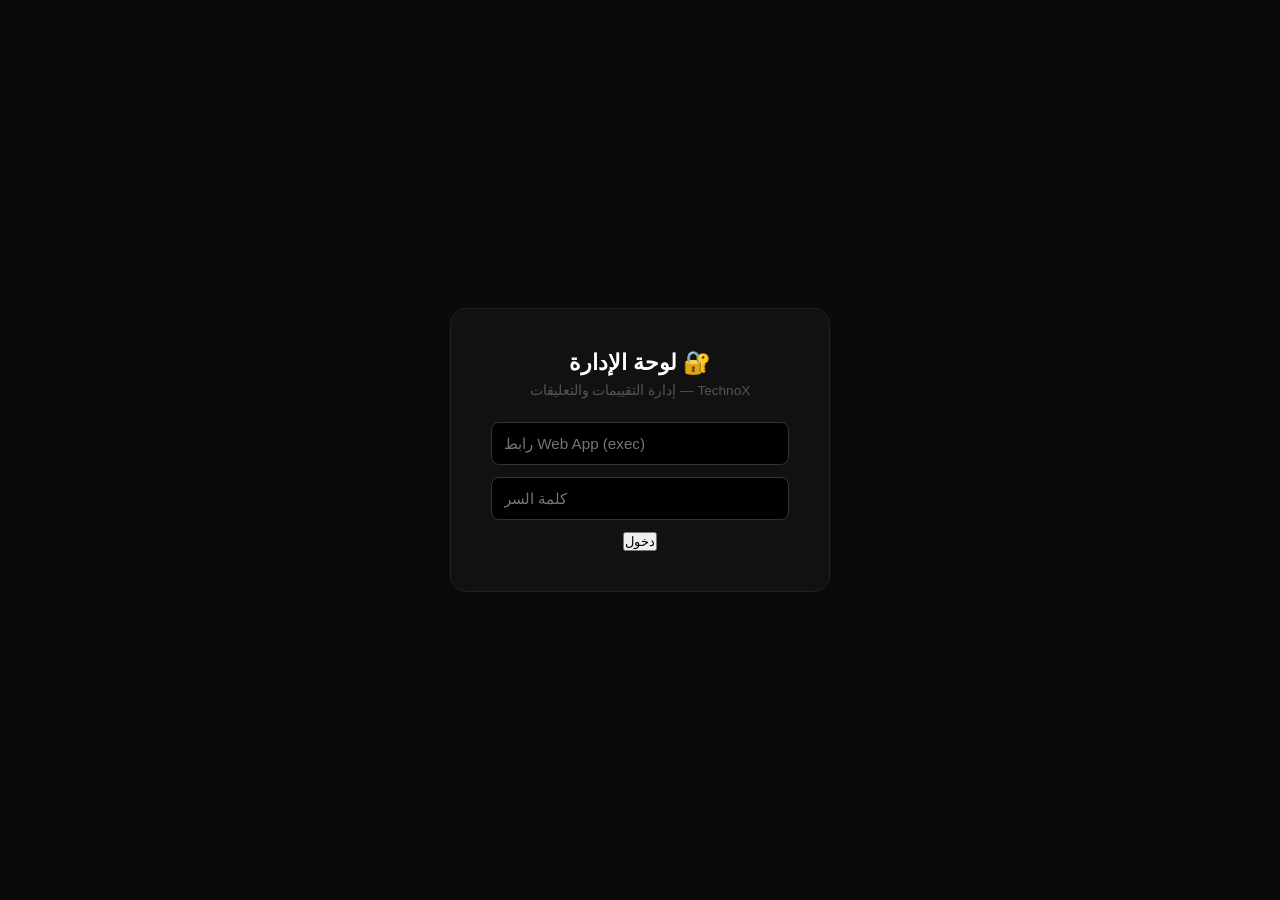
<file: admin_reviews.html>
<!DOCTYPE html>
<html lang="ar" dir="rtl">
<head>
<meta charset="UTF-8">
<meta name="viewport" content="width=device-width, initial-scale=1.0">
<title>TechnoX — إدارة التقييمات</title>
<style>
*{margin:0;padding:0;box-sizing:border-box;}
body{font-family:Cairo,sans-serif;background:#0a0a0a;color:#fff;min-height:100vh;}
.login-wrap{display:flex;align-items:center;justify-content:center;min-height:100vh;padding:16px;}
.login-box{background:#111;border:1px solid #222;border-radius:16px;padding:40px;width:100%;max-width:380px;text-align:center;}
.login-box h2{margin-bottom:6px;font-size:1.4rem;}
.login-box p{color:#555;font-size:.85rem;margin-bottom:24px;}
.login-box input{width:100%;padding:12px;background:#000;border:1px solid #333;border-radius:8px;color:#fff;font-family:Cairo,sans-serif;font-size:.95rem;margin-bottom:12px;outline:none;direction:ltr;}
.login-box input:focus{border-color:#555;}
.login-box ِِbutton{width:100%;pِِadding:12px;background:#e00000;border:none;border-radius:8px;color:#fff;font-family:Cairo,sans-serif;font-size:1rem;font-weight:700;cursor:pointer;}
.login-box button:disabled{opacity:.5;cursor:default;}
.err{color:#e00000;font-size:.83rem;margin-top:10px;display:none;padding:8px;background:#1a0000;border-radius:6px;}
.admin-wrap{max-width:900px;margin:0 auto;padding:30px 16px;}
.admin-header{display:flex;justify-content:space-between;align-items:center;margin-bottom:28px;flex-wrap:wrap;gap:12px;}
.admin-header h1{font-size:1.4rem;}
.btn-danger{background:#e00000;border:none;border-radius:8px;color:#fff;padding:10px 20px;font-family:Cairo,sans-serif;font-weight:700;cursor:pointer;font-size:.9rem;}
.btn-del{background:#1a0000;border:1px solid #e00000;border-radius:6px;color:#e00000;padding:6px 14px;font-family:Cairo,sans-serif;font-weight:700;cursor:pointer;font-size:.8rem;white-space:nowrap;}
.btn-del:hover{background:#e00000;color:#fff;}
.card{background:#111;border:1px solid #222;border-radius:12px;padding:18px 20px;margin-bottom:12px;display:flex;justify-content:space-between;align-items:flex-start;gap:14px;}
.info{}
.author{font-weight:800;margin-bottom:3px;}
.product{color:#e00000;font-size:.82rem;margin-bottom:3px;}
.stars{color:#f5a623;letter-spacing:1px;margin-bottom:3px;}
.comment{color:#bbb;font-size:.87rem;line-height:1.6;margin-top:4px;}
.date{color:#444;font-size:.73rem;margin-top:4px;}
.stats{background:#111;border:1px solid #222;border-radius:12px;padding:20px 24px;margin-bottom:22px;display:flex;gap:32px;flex-wrap:wrap;}
.stat{text-align:center;}
.stat-num{font-size:2rem;font-weight:900;color:#f5a623;}
.stat-label{font-size:.75rem;color:#555;margin-top:2px;}
.empty{text-align:center;padding:60px 20px;color:#444;background:#111;border:1px solid #222;border-radius:12px;}
</style>
</head>
<body>

<div class="login-wrap" id="loginScreen">
  <div class="login-box">
    <h2>🔐 لوحة الإدارة</h2>
    <p>TechnoX — إدارة التقييمات والتعليقات</p>
    <input type="text" id="urlInput" placeholder="رابط Web App (exec)" autocomplete="off" spellcheck="false" />
    <input type="password" id="passInput" placeholder="كلمة السر" />
    <button id="loginBtn" onclick="doLogin()">دخول</button>
    <div class="err" id="errMsg"></div>
  </div>
</div>

<div class="admin-wrap" id="adminScreen" style="display:none;">
  <div class="admin-header">
    <h1>⚙️ إدارة التقييمات</h1>
    <button class="btn-danger" onclick="clearAll()">🗑️ مسح الكل</button>
  </div>
  <div class="stats" id="statsBox"></div>
  <div id="reviewsList"></div>
</div>

<script>
var SHEET_URL = '';
var ADMIN_PASS = '';

// JSONP — يتجاوز CORS تماماً
function jsonp(url, callback) {
  var name = 'cb_' + Date.now();
  window[name] = function(data) {
    delete window[name];
    document.head.removeChild(script);
    callback(null, data);
  };
  var script = document.createElement('script');
  script.onerror = function() {
    delete window[name];
    document.head.removeChild(script);
    callback(new Error('فشل الاتصال'));
  };
  script.src = url + (url.indexOf('?') >= 0 ? '&' : '?') + 'callback=' + name;
  document.head.appendChild(script);
}

function doLogin() {
  var url  = document.getElementById('urlInput').value.trim().replace(/[?&].*$/, '');
  var pass = document.getElementById('passInput').value.trim();
  if (!url || !pass) { showErr('⚠️ أدخل الرابط وكلمة السر'); return; }
  SHEET_URL  = url;
  ADMIN_PASS = pass;
  setBtn(true);
  jsonp(url + '?action=validateAdmin&pass=' + encodeURIComponent(pass), function(err, data) {
    setBtn(false);
    if (err)                         { showErr('❌ تعذّر الاتصال — تأكد من الرابط'); return; }
    if (data && data.error === 'unauthorized') { showErr('❌ كلمة السر غلط'); return; }
    if (data && data.error)          { showErr('❌ خطأ: ' + data.error); return; }
    loadReviews();
  });
}

function loadReviews() {
  jsonp(SHEET_URL + '?action=getReviews', function(err, data) {
    if (err || !Array.isArray(data)) { showErr('❌ فشل تحميل التقييمات'); return; }
    document.getElementById('loginScreen').style.display = 'none';
    document.getElementById('adminScreen').style.display = 'block';
    renderReviews(data);
  });
}

function renderReviews(reviews) {
  var list  = document.getElementById('reviewsList');
  var stats = document.getElementById('statsBox');
  var avg   = reviews.length ? (reviews.reduce(function(s,r){return s+Number(r.rating);},0)/reviews.length).toFixed(1) : '0.0';
  stats.innerHTML =
    '<div class="stat"><div class="stat-num">' + reviews.length + '</div><div class="stat-label">إجمالي التقييمات</div></div>' +
    '<div class="stat"><div class="stat-num">' + avg + '</div><div class="stat-label">متوسط النجوم ⭐</div></div>';
  if (!reviews.length) {
    list.innerHTML = '<div class="empty">💬 لا توجد تقييمات</div>';
    return;
  }
  list.innerHTML = reviews.map(function(r) {
    var stars = '';
    for (var i = 1; i <= 5; i++) stars += i <= r.rating ? '★' : '☆';
    return '<div class="card" id="card-' + esc(r.id) + '">' +
      '<div class="info">' +
        '<div class="author">' + esc(r.author) + '</div>' +
        '<div class="product">' + esc(r.productName) + '</div>' +
        '<div class="stars">' + stars + '</div>' +
        (r.comment ? '<div class="comment">' + esc(r.comment) + '</div>' : '') +
        '<div class="date">' + esc(r.date) + '</div>' +
      '</div>' +
      '<button class="btn-del" onclick="deleteReview(\'' + esc(r.id) + '\')">🗑️ حذف</button>' +
    '</div>';
  }).join('');
}

function deleteReview(id) {
  if (!confirm('تمسح التقييم ده؟')) return;
  var card = document.getElementById('card-' + id);
  if (card) { card.style.opacity = '0.4'; card.style.pointerEvents = 'none'; }
  jsonp(SHEET_URL + '?action=deleteReview&id=' + encodeURIComponent(id) + '&pass=' + encodeURIComponent(ADMIN_PASS), function(err, data) {
    if (err || (data && data.error)) {
      if (card) { card.style.opacity = ''; card.style.pointerEvents = ''; }
      alert('❌ فشل الحذف');
      return;
    }
    if (card) card.remove();
    updateStats();
  });
}

function clearAll() {
  if (!confirm('هتمسح كل التقييمات؟ مينفعش ترجعهم!')) return;
  jsonp(SHEET_URL + '?action=clearAll&pass=' + encodeURIComponent(ADMIN_PASS), function(err, data) {
    if (err || (data && data.error)) { alert('❌ فشل المسح'); return; }
    renderReviews([]);
  });
}

function updateStats() {
  var count = document.querySelectorAll('.card').length;
  var el = document.querySelector('#statsBox .stat-num');
  if (el) el.textContent = count;
}

function showErr(msg) {
  var el = document.getElementById('errMsg');
  el.textContent = msg;
  el.style.display = 'block';
}

function setBtn(loading) {
  var btn = document.getElementById('loginBtn');
  btn.disabled = loading;
  btn.textContent = loading ? '...جاري التحقق' : 'دخول';
}

function esc(str) {
  return String(str || '').replace(/&/g,'&amp;').replace(/</g,'&lt;').replace(/>/g,'&gt;').replace(/"/g,'&quot;').replace(/'/g,'&#39;');
}

document.getElementById('passInput').addEventListener('keydown', function(e) {
  if (e.key === 'Enter') doLogin();
});
</script>
</body>
</html>
</file>
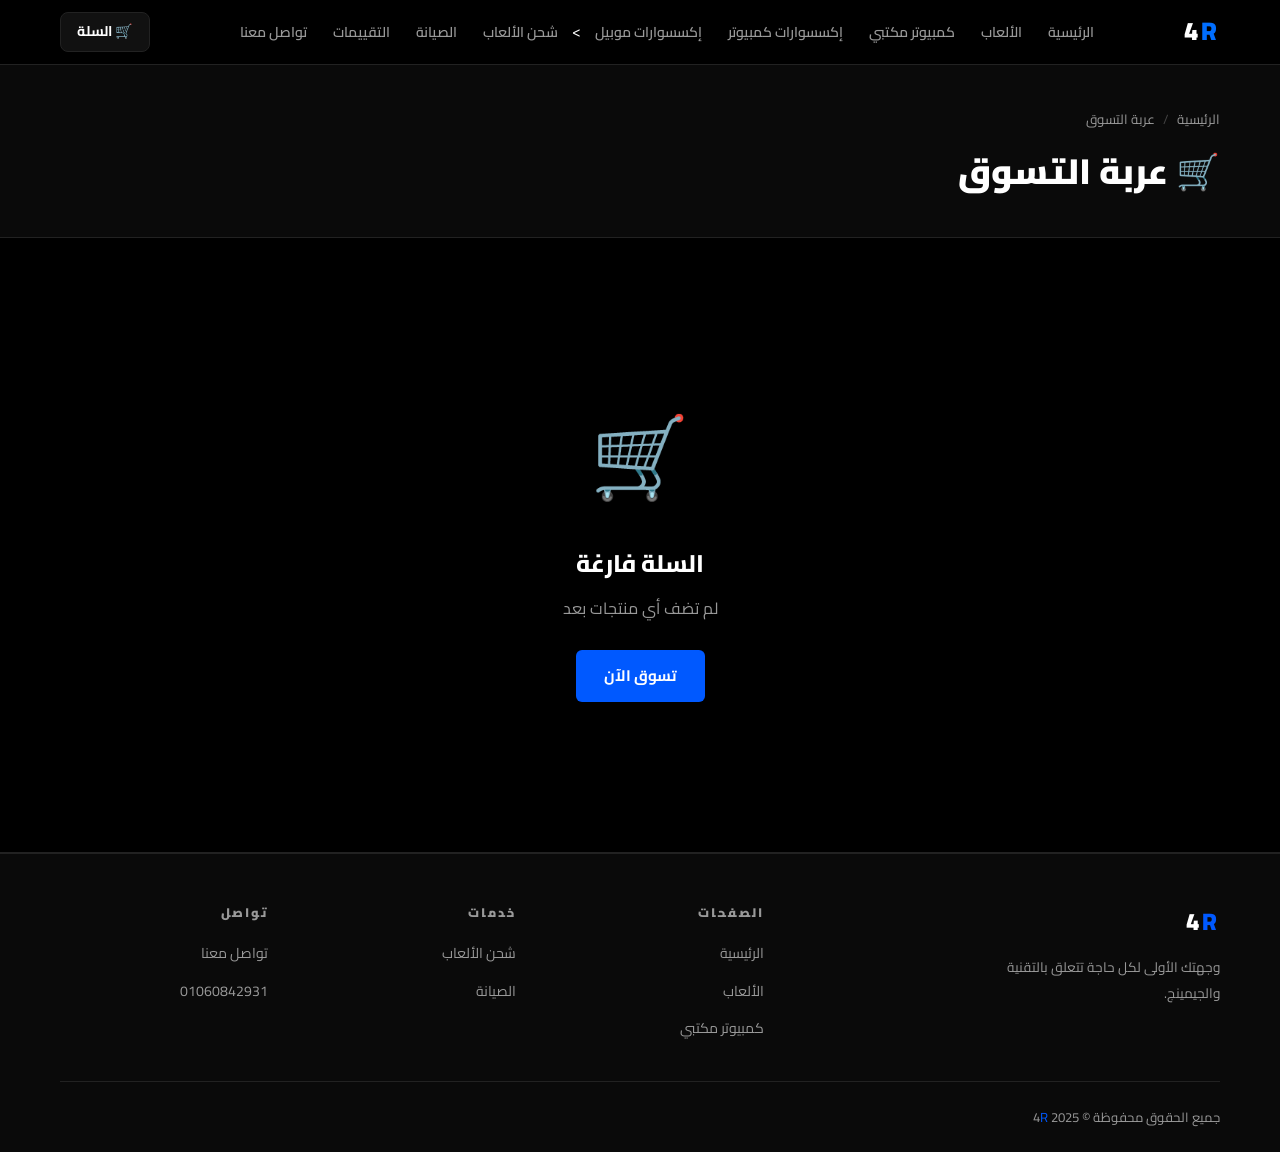
<file: cart.html>
<!DOCTYPE html>
<html lang="ar" dir="rtl">
<head>
  <meta charset="UTF-8" />
  <meta name="viewport" content="width=device-width, initial-scale=1.0" />
  <title>4R | عربة التسوق</title>
  <link href="https://fonts.googleapis.com/css2?family=Cairo:wght@400;600;700;900&display=swap" rel="stylesheet" />
  <link rel="stylesheet" href="css/style.css" />
</head>
<body>

<nav class="navbar">
  <div class="container nav-inner">
    <a href="index.html" class="logo">4<span class="x">R</span></a>
    <ul class="nav-links">
      <li><a href="index.html">الرئيسية</a></li>
      <li><a href="games.html">الألعاب</a></li>
      <li><a href="desktops.html">كمبيوتر مكتبي</a></li>
      <li><a href="accessories.html" >إكسسوارات كمبيوتر</a></li>
      <li><a href="mobile.html" >إكسسوارات موبيل</a></li>>
      <li><a href="game-topup.html">شحن الألعاب</a></li>
      <li><a href="services.html">الصيانة</a></li>
      <li><a href="reviews.html">التقييمات</a></li>
      <li><a href="contact.html">تواصل معنا</a></li>
    </ul>
    <div class="nav-right">
      <a href="cart.html" class="nav-cart">🛒 السلة<span class="cart-badge">0</span></a>
      <button class="hamburger-btn" id="hamburgerBtn" aria-label="فتح القائمة">
        <span></span><span></span><span></span>
      </button>
    </div>
  </div>
</nav>

<div class="mobile-menu" id="mobileMenu">
  <ul>
    <li><a href="index.html">الرئيسية</a></li>
    <li><a href="games.html">الألعاب</a></li>
    <li><a href="desktops.html">كمبيوتر مكتبي</a></li>
    <li><a href="accessories.html" >إكسسوارات كمبيوتر</a></li>
      <li><a href="mobile.html" >إكسسوارات موبيل</a></li>>
    <li><a href="game-topup.html">شحن الألعاب</a></li>
    <li><a href="services.html">الصيانة</a></li>
    <li><a href="reviews.html">التقييمات</a></li>
    <li><a href="contact.html">تواصل معنا</a></li>
    <li><a href="cart.html">🛒 السلة</a></li>
  </ul>
  <div class="mobile-menu-footer">
    <a href="https://wa.me/201060842931" target="_blank" rel="noreferrer">💬 واتساب: 01060842931</a>
  </div>
</div>

<main>
  <div class="page-header">
    <div class="container">
      <div class="breadcrumb"><a href="index.html">الرئيسية</a><span class="sep">/</span><span>عربة التسوق</span></div>
      <h1 class="page-title">🛒 عربة التسوق</h1>
    </div>
  </div>

  <section class="section">
    <div class="container">

   
      <div id="emptyCart" style="display:none">
        <div class="cart-empty">
          <div class="empty-icon">🛒</div>
          <h2>السلة فارغة</h2>
          <p style="margin-bottom:28px">لم تضف أي منتجات بعد</p>
          <a href="games.html" class="btn btn-red">تسوق الآن</a>
        </div>
      </div>


      <div id="cartContent" style="display:none">
        <div class="cart-layout">

    
          <div>
            <div class="cart-items" id="cartItems"></div>
            <div style="display:flex;justify-content:space-between;align-items:center;margin-top:16px;padding:16px 0;border-top:1px solid var(--border)">
              <button onclick="clearCart();renderCart()"
                style="background:none;border:none;color:var(--gray);font-family:'Cairo',sans-serif;font-size:.88rem;cursor:pointer;"
                onmouseover="this.style.color='var(--red)'" onmouseout="this.style.color='var(--gray)'">
                🗑️ مسح السلة كلها
              </button>
              <a href="games.html" class="btn btn-ghost btn-sm">+ متابعة التسوق</a>
            </div>
          </div>

          
          <div>
            <div class="cart-summary">
              <div class="summary-title">ملخص الطلب</div>
              <div class="summary-row"><span>المنتجات</span><span id="summaryCount">0 منتج</span></div>
              <div class="summary-row"><span>الشحن</span><span style="color:var(--gray)">يحدد عند التأكيد</span></div>
              <div class="summary-row total"><span>الإجمالي</span><span class="val" id="summaryTotal">0 ج</span></div>

              <hr class="checkout-divider" />
              <h4 style="font-size:1rem;font-weight:900;margin-bottom:16px">📦 بيانات التوصيل</h4>

              <form id="orderForm" onsubmit="placeOrder(event)">
                <div class="form-group">
                  <label>الاسم الكامل *</label>
                  <input type="text" id="oName" placeholder="محمد أحمد" required />
                </div>
                <div class="form-group">
                  <label>رقم الهاتف *</label>
                  <input type="tel" id="oPhone" placeholder="01000000000" required />
                </div>
                <div class="form-group">
                  <label>العنوان *</label>
                  <textarea id="oAddress" placeholder="المحافظة، المدينة، الشارع..." style="min-height:80px" required></textarea>
                </div>
                <div class="form-group">
                  <label>ملاحظات</label>
                  <input type="text" id="oNotes" placeholder="أي ملاحظات للتوصيل..." />
                </div>
                <button type="submit" class="form-submit" id="orderBtn">تأكيد الطلب</button>
              </form>
            </div>
          </div>

        </div>
      </div>

    </div>
  </section>
</main>

<footer>
  <div class="container">
    <div class="footer-grid">
      <div><div class="footer-logo">4<span class="x">R</span></div><p class="footer-desc">وجهتك الأولى لكل حاجة تتعلق بالتقنية والجيمينج.</p></div>
      <div><div class="footer-heading">الصفحات</div><ul class="footer-links"><li><a href="index.html">الرئيسية</a></li><li><a href="games.html">الألعاب</a></li><li><a href="desktops.html">كمبيوتر مكتبي</a></li></ul></div>
      <div><div class="footer-heading">خدمات</div><ul class="footer-links"><li><a href="game-topup.html">شحن الألعاب</a></li><li><a href="services.html">الصيانة</a></li></ul></div>
      <div><div class="footer-heading">تواصل</div><ul class="footer-links"><li><a href="contact.html">تواصل معنا</a></li><li><a href="tel:01060842931">01060842931</a></li></ul></div>
    </div>
    <div class="footer-bottom"><span>جميع الحقوق محفوظة &copy; 2025 4<span class="x">R</span></span></div>
  </div>
</footer>

<script src="js/cart.js"></script>
<script>
const SCRIPT_URL = "https://script.google.com/macros/s/AKfycbweLIVS6L2gKUd2yrqDHpmwQstAdnevsQVxWg5LhEVjzdi9r4X7h1ijShIEXJjV6QlJVw/exec";

/* ── Render cart items ── */
function renderCart() {
  const cart = getCart();
  if (cart.length === 0) {
    document.getElementById('emptyCart').style.display = 'block';
    document.getElementById('cartContent').style.display = 'none';
    return;
  }
  document.getElementById('emptyCart').style.display = 'none';
  document.getElementById('cartContent').style.display = 'block';
  document.getElementById('summaryCount').textContent = cartCount() + ' منتج';
  document.getElementById('summaryTotal').textContent = cartTotal().toLocaleString('ar-EG') + ' ج';

  document.getElementById('cartItems').innerHTML = getCart().map(item => `
    <div class="cart-item">
      <div class="cart-item-emoji">${item.emoji}</div>
      <div class="cart-item-info">
        <div class="cart-item-name">${item.name}</div>
        <div class="cart-item-price">${item.price.toLocaleString('ar-EG')} ج / القطعة</div>
      </div>
      <div class="cart-item-ctrl">
        <button class="qty-btn" onclick="updateQty('${item.id}',${item.qty-1});renderCart()">−</button>
        <span class="qty-num">${item.qty}</span>
        <button class="qty-btn" onclick="updateQty('${item.id}',${item.qty+1});renderCart()">+</button>
      </div>
      <div class="cart-item-total">${(item.price*item.qty).toLocaleString('ar-EG')} ج</div>
      <button class="btn-remove" onclick="removeFromCart('${item.id}');renderCart()">✕</button>
    </div>
  `).join('');
}

/* ── Place Order ── */
function placeOrder(e) {
  e.preventDefault();

  const name    = document.getElementById('oName').value.trim();
  const phone   = document.getElementById('oPhone').value.trim();
  const address = document.getElementById('oAddress').value.trim();
  const notes   = document.getElementById('oNotes').value.trim();
  const cart    = getCart();
  const total   = cartTotal();
  const orderId = '#TX' + Math.floor(10000 + Math.random() * 90000);

  const itemsList = cart.map(i =>
    `${i.name} × ${i.qty} = ${(i.price * i.qty).toLocaleString('ar-EG')} ج`
  ).join(' | ');

  /* ── زر Loading ── */
  const btn = document.getElementById('orderBtn');
  btn.disabled = true;
  btn.innerText = 'جاري الإرسال...';

  /* ── 1. WhatsApp ── */
  const waMsg =
    `🛒 *أوردر جديد — 4R*\n━━━━━━━━━━━━\n` +
    `🔖 ${orderId}\n👤 ${name}\n📞 ${phone}\n📍 ${address}\n` +
    `${notes ? '📝 ' + notes + '\n' : ''}\n📦 ${itemsList}\n💰 الإجمالي: ${total.toLocaleString('ar-EG')} ج`;
  window.open('https://wa.me/201060842931?text=' + encodeURIComponent(waMsg), '_blank');

  /* ── 2. Google Sheet (FormData) ── */
  const formData = new FormData();
  formData.append("phone",   phone);
  formData.append("pubg_id", name + ' — ' + address);
  formData.append("package", orderId + ' | ' + itemsList + ' | إجمالي: ' + total.toLocaleString('ar-EG') + ' ج' + (notes ? ' | ملاحظات: ' + notes : ''));
  formData.append("game",    "أوردر شراء — TechnoX");

  fetch(SCRIPT_URL, { method: "POST", body: formData })
    .then(() => {
      clearCart();
      window.location.href = "thanks.html";
    })
    .catch(err => {
      console.error(err);
      /* حتى لو في مشكلة في الشيت، وجّه للشكر لأن الواتساب وصل */
      clearCart();
      window.location.href = "thanks.html";
    });
}

document.addEventListener('DOMContentLoaded', renderCart);
</script>
<script src="js/ratings.js"></script>
</body>
</html>
</file>
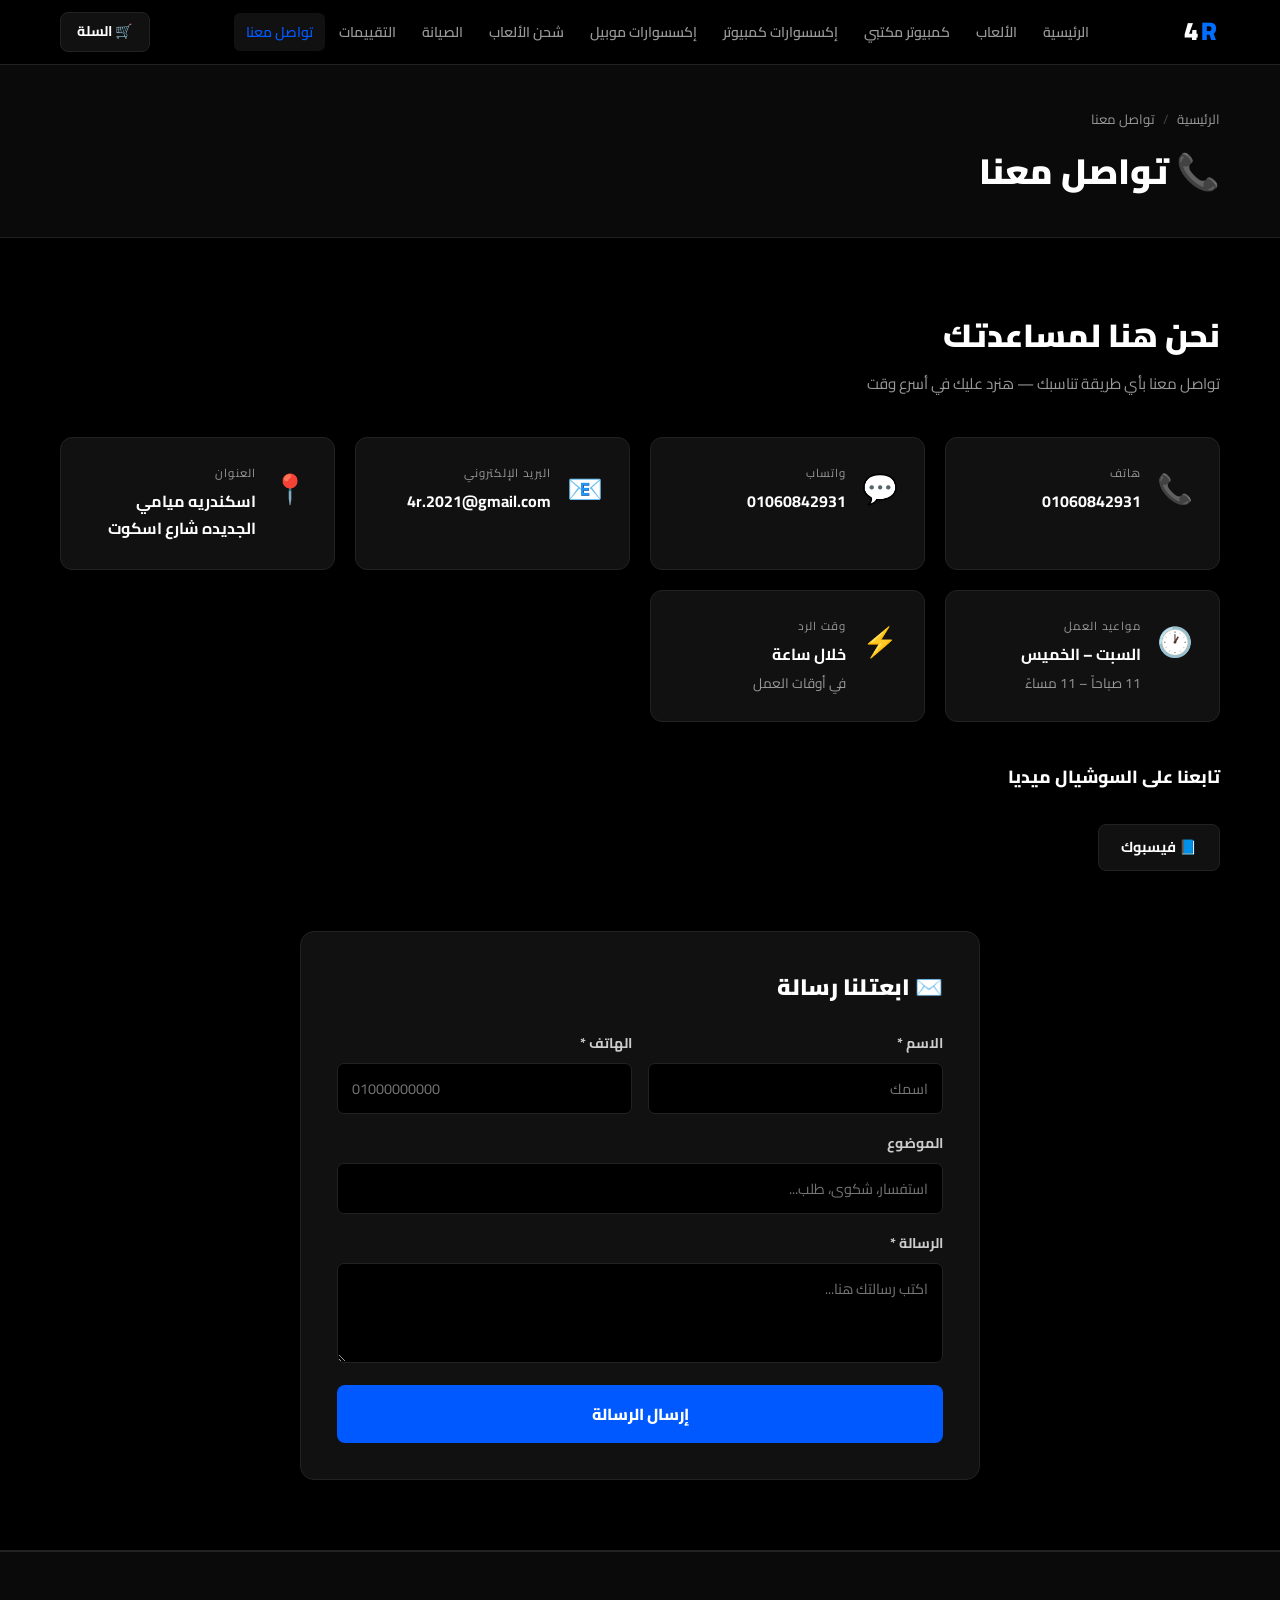
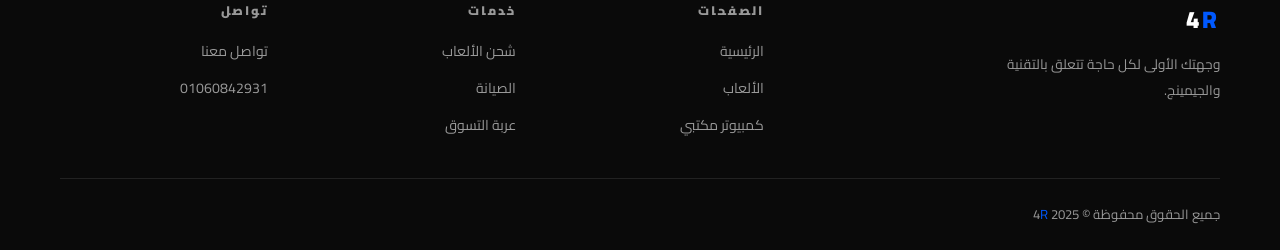
<file: contact.html>
<!DOCTYPE html>
<html lang="ar" dir="rtl">
<head>
  <meta charset="UTF-8" />
  <meta name="viewport" content="width=device-width, initial-scale=1.0" />
  <title>4R | تواصل معنا</title>
  <link href="https://fonts.googleapis.com/css2?family=Cairo:wght@400;600;700;900&display=swap" rel="stylesheet" />
  <link rel="stylesheet" href="css/style.css" />
</head>
<body>

<nav class="navbar">
  <div class="container nav-inner">
    <a href="index.html" class="logo">4<span class="x">R</span></a>
    <ul class="nav-links">
      <li><a href="index.html">الرئيسية</a></li>
      <li><a href="games.html">الألعاب</a></li>
      <li><a href="desktops.html">كمبيوتر مكتبي</a></li>
      <li><a href="accessories.html" >إكسسوارات كمبيوتر</a></li>
      <li><a href="mobile.html" >إكسسوارات موبيل</a></li>
      <li><a href="game-topup.html">شحن الألعاب</a></li>
      <li><a href="services.html">الصيانة</a></li>
      <li><a href="reviews.html">التقييمات</a></li>
      <li><a href="contact.html" class="active">تواصل معنا</a></li>
    </ul>
    <div class="nav-right">
      <a href="cart.html" class="nav-cart">🛒 السلة<span class="cart-badge">0</span></a>
      <button class="hamburger-btn" id="hamburgerBtn" aria-label="فتح القائمة">
        <span></span><span></span><span></span>
      </button>
    </div>
  </div>
</nav>

<div class="mobile-menu" id="mobileMenu">
  <ul>
    <li><a href="index.html">الرئيسية</a></li>
    <li><a href="games.html">الألعاب</a></li>
    <li><a href="desktops.html">كمبيوتر مكتبي</a></li>
    <li><a href="accessories.html" >إكسسوارات كمبيوتر</a></li>
      <li><a href="mobile.html" >إكسسوارات موبيل</a></li>>
    <li><a href="game-topup.html">شحن الألعاب</a></li>
    <li><a href="services.html">الصيانة</a></li>
    <li><a href="reviews.html">التقييمات</a></li>
    <li><a href="contact.html" class="active">تواصل معنا</a></li>
    <li><a href="cart.html">🛒 السلة</a></li>
  </ul>
  <div class="mobile-menu-footer">
    <a href="https://wa.me/201060842931" target="_blank" rel="noreferrer">💬 واتساب: 01060842931</a>
  </div>
</div>

<main>
  <div class="page-header">
    <div class="container">
      <div class="breadcrumb"><a href="index.html">الرئيسية</a><span class="sep">/</span><span>تواصل معنا</span></div>
      <h1 class="page-title">📞 تواصل معنا</h1>
    </div>
  </div>

  <section class="section">
    <div class="container">
      <h2 class="section-title">نحن هنا لمساعدتك</h2>
      <p class="section-sub">تواصل معنا بأي طريقة تناسبك — هنرد عليك في أسرع وقت</p>

      <div class="contact-grid">
        <a href="tel:01060842931" class="contact-card">
          <div class="contact-icon">📞</div>
          <div><div class="contact-label">هاتف</div><div class="contact-value" dir="ltr">01060842931</div></div>
        </a>
        <a href="https://wa.me/201060842931" target="_blank" class="contact-card">
          <div class="contact-icon">💬</div>
          <div><div class="contact-label">واتساب</div><div class="contact-value" dir="ltr">01060842931</div></div>
        </a>
        <a href="mailto:4r.2021@gmail.com" class="contact-card">
          <div class="contact-icon">📧</div>
          <div><div class="contact-label">البريد الإلكتروني</div><div class="contact-value">4r.2021@gmail.com</div></div>
        </a>
        <div class="contact-card">
          <div class="contact-icon">📍</div>
          <div><div class="contact-label">العنوان</div><div class="contact-value">اسكندريه ميامي الجديده شارع اسكوت</div></div>
        </div>
        <div class="contact-card">
          <div class="contact-icon">🕐</div>
          <div>
            <div class="contact-label">مواعيد العمل</div>
            <div class="contact-value">السبت – الخميس</div>
            <div style="color:var(--gray);font-size:.85rem;margin-top:4px">11 صباحاً – 11 مساءً</div>
          </div>
        </div>
        <div class="contact-card">
          <div class="contact-icon">⚡</div>
          <div>
            <div class="contact-label">وقت الرد</div>
            <div class="contact-value">خلال ساعة</div>
            <div style="color:var(--gray);font-size:.85rem;margin-top:4px">في أوقات العمل</div>
          </div>
        </div>
      </div>

      
      <div style="margin-top:40px">
        <h3 style="font-size:1.1rem;font-weight:800;margin-bottom:16px">تابعنا على السوشيال ميديا</h3>
        <div class="social-row">
          <a href="https://www.facebook.com/4r.Group2/" target="_blank" class="social-btn">📘 فيسبوك</a>
  
        </div>
      </div>

     
      <div class="form-box" style="margin-top:60px">
        <h3>✉️ ابعتلنا رسالة</h3>
        <form id="orderForm" onsubmit="submitContact(event)">
          <div class="form-row">
            <div class="form-group">
              <label>الاسم *</label>
              <input type="text" id="cName" placeholder="اسمك" required />
            </div>
            <div class="form-group">
              <label>الهاتف *</label>
              <input type="tel" id="cPhone" placeholder="01000000000" required />
            </div>
          </div>
          <div class="form-group">
            <label>الموضوع</label>
            <input type="text" id="cSubject" placeholder="استفسار، شكوى، طلب..." />
          </div>
          <div class="form-group">
            <label>الرسالة *</label>
            <textarea id="cMessage" placeholder="اكتب رسالتك هنا..." required></textarea>
          </div>
          <button type="submit" class="form-submit" id="contactBtn">إرسال الرسالة</button>
        </form>
      </div>
    </div>
  </section>
</main>

<footer>
  <div class="container">
    <div class="footer-grid">
      <div><div class="footer-logo">4<span class="x">R</span></div><p class="footer-desc">وجهتك الأولى لكل حاجة تتعلق بالتقنية والجيمينج.</p></div>
      <div><div class="footer-heading">الصفحات</div><ul class="footer-links"><li><a href="index.html">الرئيسية</a></li><li><a href="games.html">الألعاب</a></li><li><a href="desktops.html">كمبيوتر مكتبي</a></li></ul></div>
      <div><div class="footer-heading">خدمات</div><ul class="footer-links"><li><a href="game-topup.html">شحن الألعاب</a></li><li><a href="services.html">الصيانة</a></li><li><a href="cart.html">عربة التسوق</a></li></ul></div>
      <div><div class="footer-heading">تواصل</div><ul class="footer-links"><li><a href="contact.html">تواصل معنا</a></li><li><a href="tel:01060842931">01060842931</a></li></ul></div>
    </div>
    <div class="footer-bottom"><span>جميع الحقوق محفوظة &copy; 2025 4<span class="x">R</span></span></div>
  </div>
</footer>

<script src="js/cart.js"></script>
<script>
const SCRIPT_URL = "https://script.google.com/macros/s/AKfycbweLIVS6L2gKUd2yrqDHpmwQstAdnevsQVxWg5LhEVjzdi9r4X7h1ijShIEXJjV6QlJVw/exec";

function submitContact(e) {
  e.preventDefault();

  const name    = document.getElementById('cName').value.trim();
  const phone   = document.getElementById('cPhone').value.trim();
  const subject = document.getElementById('cSubject').value.trim();
  const message = document.getElementById('cMessage').value.trim();

  const btn = document.getElementById('contactBtn');
  btn.disabled = true;
  btn.innerText = 'جاري الإرسال...';

  /* ── WhatsApp ── */
  const waMsg =
    `💬 *رسالة جديدة — 4R*\n━━━━━━━━━━━━\n` +
    `👤 ${name}\n📞 ${phone}\n` +
    `${subject ? '📌 ' + subject + '\n' : ''}\n💬 ${message}`;
  window.open('https://wa.me/201060842931?text=' + encodeURIComponent(waMsg), '_blank');

  /* ── Google Sheet (FormData) ── */
  const formData = new FormData();
  formData.append("phone",   phone);
  formData.append("pubg_id", name);
  formData.append("package", (subject ? subject + ' | ' : '') + message);
  formData.append("game",    "رسالة / شكوى — TechnoX");

  fetch(SCRIPT_URL, { method: "POST", body: formData })
    .then(() => { window.location.href = "thanks.html"; })
    .catch(err => {
      console.error(err);
      window.location.href = "thanks.html";
    });
}
</script>
<script src="js/ratings.js"></script>
</body>
</html>
</file>
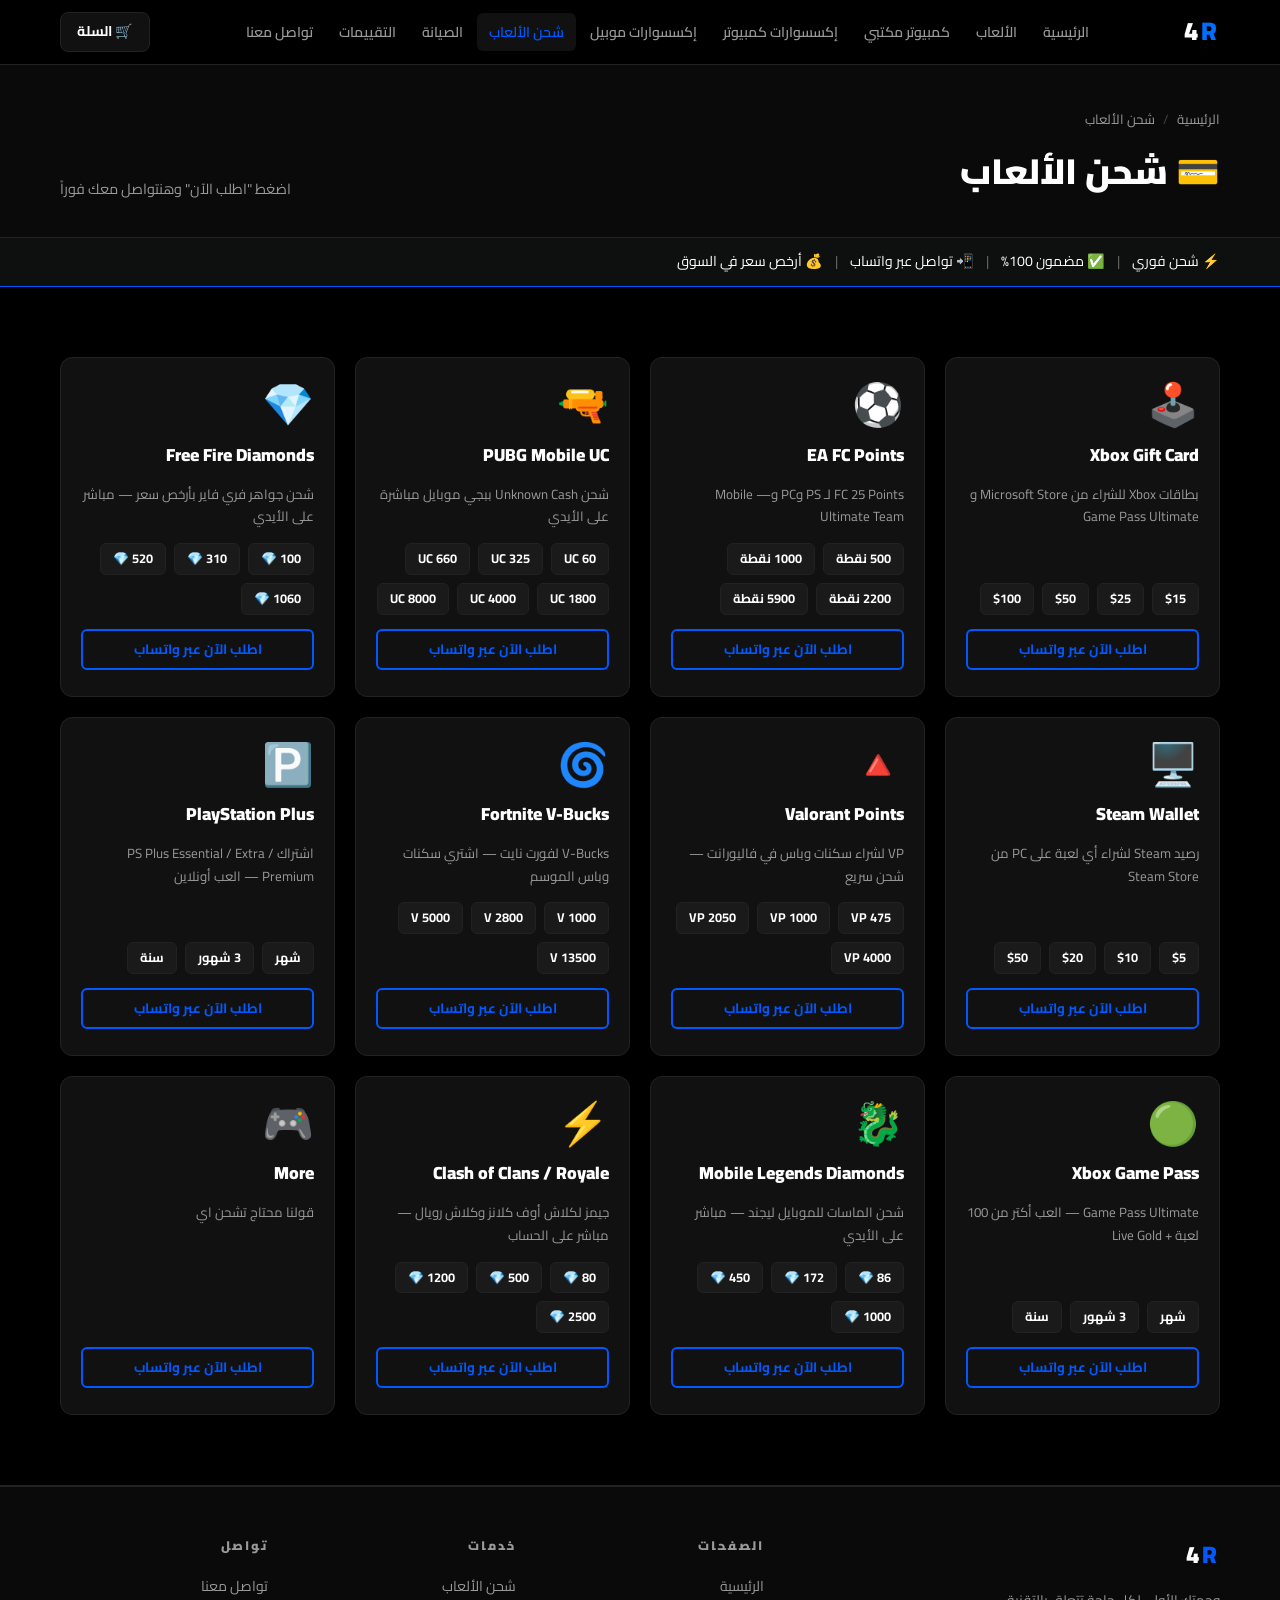
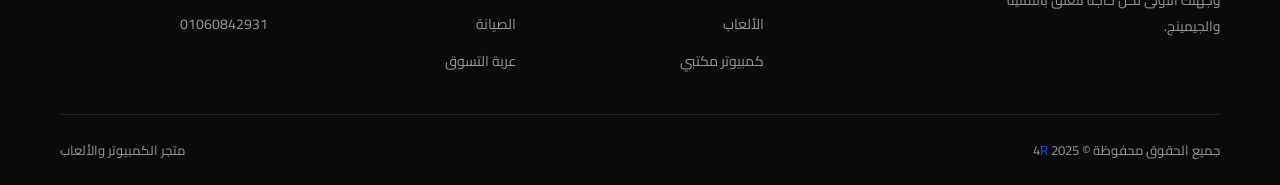
<file: game-topup.html>
<!DOCTYPE html>
<html lang="ar" dir="rtl">
<head>
  <meta charset="UTF-8" />
  <meta name="viewport" content="width=device-width, initial-scale=1.0" />
  <title>4R | شحن الألعاب</title>
  <link href="https://fonts.googleapis.com/css2?family=Cairo:wght@400;600;700;900&display=swap" rel="stylesheet" />
  <link rel="stylesheet" href="css/style.css" />
</head>
<body>

<nav class="navbar">
  <div class="container nav-inner">
    <a href="index.html" class="logo">4<span class="x">R</span></a>
    <ul class="nav-links">
      <li><a href="index.html">الرئيسية</a></li>
      <li><a href="games.html">الألعاب</a></li>
      <li><a href="desktops.html">كمبيوتر مكتبي</a></li>
      <li><a href="accessories.html" >إكسسوارات كمبيوتر</a></li>
      <li><a href="mobile.html" >إكسسوارات موبيل</a></li>
      <li><a href="game-topup.html" class="active">شحن الألعاب</a></li>
      <li><a href="services.html">الصيانة</a></li>
      <li><a href="reviews.html">التقييمات</a></li>
      <li><a href="contact.html">تواصل معنا</a></li>
    </ul>
    <div class="nav-right">
      <a href="cart.html" class="nav-cart">🛒 السلة<span class="cart-badge">0</span></a>
      <button class="hamburger-btn" id="hamburgerBtn" aria-label="فتح القائمة">
        <span></span><span></span><span></span>
      </button>
    </div>
  </div>
</nav>

<div class="mobile-menu" id="mobileMenu">
  <ul>
    <li><a href="index.html">الرئيسية</a></li>
    <li><a href="games.html">الألعاب</a></li>
    <li><a href="desktops.html">كمبيوتر مكتبي</a></li>
    <li><a href="accessories.html" >إكسسوارات كمبيوتر</a></li>
      <li><a href="mobile.html" >إكسسوارات موبيل</a></li>>
    <li><a href="game-topup.html" class="active">شحن الألعاب</a></li>
    <li><a href="services.html">الصيانة</a></li>
    <li><a href="reviews.html">التقييمات</a></li>
    <li><a href="contact.html">تواصل معنا</a></li>
    <li><a href="cart.html">🛒 السلة</a></li>
  </ul>
  <div class="mobile-menu-footer">
    <a href="https://wa.me/201060842931" target="_blank" rel="noreferrer">💬 واتساب: 01060842931</a>
  </div>
</div>

<main>
  <div class="page-header">
    <div class="container">
      <div class="breadcrumb"><a href="index.html">الرئيسية</a><span class="sep">/</span><span>شحن الألعاب</span></div>
      <div class="page-header-row">
        <h1 class="page-title">💳 شحن الألعاب</h1>
        <p style="color:var(--gray);font-size:.9rem">اضغط "اطلب الآن" وهنتواصل معك فوراً</p>
      </div>
    </div>
  </div>

 
  <div style="background:var(--red-dark);border-bottom:1px solid var(--red);padding:12px 0">
    <div class="container" style="display:flex;align-items:center;gap:12px;flex-wrap:wrap;font-size:.88rem">
      <span>⚡ شحن فوري</span>
      <span style="color:#666">|</span>
      <span>✅ مضمون 100%</span>
      <span style="color:#666">|</span>
      <span>📲 تواصل عبر واتساب</span>
      <span style="color:#666">|</span>
      <span>💰 أرخص سعر في السوق</span>
    </div>
  </div>

  <section class="section">
    <div class="container">
      <div class="topup-grid">

        <div class="topup-card">
          <div class="topup-logo">🕹️</div>
          <div class="topup-name">Xbox Gift Card</div>
          <div class="topup-desc">بطاقات Xbox للشراء من Microsoft Store و Game Pass Ultimate</div>
          <div class="topup-chips">
            <span class="chip">$15</span><span class="chip">$25</span>
            <span class="chip">$50</span><span class="chip">$100</span>
          </div>
          <a href="https://wa.me/201060842931?text=عايز أشحن Xbox Gift Card" target="_blank" class="btn btn-ghost btn-sm btn-block">اطلب الآن عبر واتساب</a>
        </div>

        <div class="topup-card">
          <div class="topup-logo">⚽</div>
          <div class="topup-name">EA FC Points</div>
          <div class="topup-desc">FC 25 Points لـ PS وPC وMobile — Ultimate Team</div>
          <div class="topup-chips">
            <span class="chip">500 نقطة</span><span class="chip">1000 نقطة</span>
            <span class="chip">2200 نقطة</span><span class="chip">5900 نقطة</span>
          </div>
          <a href="https://wa.me/201060842931?text=عايز أشحن FC Points" target="_blank" class="btn btn-ghost btn-sm btn-block">اطلب الآن عبر واتساب</a>
        </div>

        <div class="topup-card">
          <div class="topup-logo">🔫</div>
          <div class="topup-name">PUBG Mobile UC</div>
          <div class="topup-desc">شحن Unknown Cash ببجي موبايل مباشرة على الأيدي</div>
          <div class="topup-chips">
            <span class="chip">60 UC</span><span class="chip">325 UC</span>
            <span class="chip">660 UC</span><span class="chip">1800 UC</span>
            <span class="chip">4000 UC</span><span class="chip">8000 UC</span>
          </div>
          <a href="https://wa.me/201060842931?text=عايز أشحن PUBG UC" target="_blank" class="btn btn-ghost btn-sm btn-block">اطلب الآن عبر واتساب</a>
        </div>

        <div class="topup-card">
          <div class="topup-logo">💎</div>
          <div class="topup-name">Free Fire Diamonds</div>
          <div class="topup-desc">شحن جواهر فري فاير بأرخص سعر — مباشر على الأيدي</div>
          <div class="topup-chips">
            <span class="chip">100 💎</span><span class="chip">310 💎</span>
            <span class="chip">520 💎</span><span class="chip">1060 💎</span>
          </div>
          <a href="https://wa.me/201060842931?text=عايز أشحن Free Fire" target="_blank" class="btn btn-ghost btn-sm btn-block">اطلب الآن عبر واتساب</a>
        </div>

        <div class="topup-card">
          <div class="topup-logo">🖥️</div>
          <div class="topup-name">Steam Wallet</div>
          <div class="topup-desc">رصيد Steam لشراء أي لعبة على PC من Steam Store</div>
          <div class="topup-chips">
            <span class="chip">$5</span><span class="chip">$10</span>
            <span class="chip">$20</span><span class="chip">$50</span>
          </div>
          <a href="https://wa.me/201060842931?text=عايز أشحن Steam" target="_blank" class="btn btn-ghost btn-sm btn-block">اطلب الآن عبر واتساب</a>
        </div>

        <div class="topup-card">
          <div class="topup-logo">🔺</div>
          <div class="topup-name">Valorant Points</div>
          <div class="topup-desc">VP لشراء سكنات وباس في فاليورانت — شحن سريع</div>
          <div class="topup-chips">
            <span class="chip">475 VP</span><span class="chip">1000 VP</span>
            <span class="chip">2050 VP</span><span class="chip">4000 VP</span>
          </div>
          <a href="https://wa.me/201060842931?text=عايز أشحن Valorant VP" target="_blank" class="btn btn-ghost btn-sm btn-block">اطلب الآن عبر واتساب</a>
        </div>

        <div class="topup-card">
          <div class="topup-logo">🌀</div>
          <div class="topup-name">Fortnite V-Bucks</div>
          <div class="topup-desc">V-Bucks لفورت نايت — اشتري سكنات وباس الموسم</div>
          <div class="topup-chips">
            <span class="chip">1000 V</span><span class="chip">2800 V</span>
            <span class="chip">5000 V</span><span class="chip">13500 V</span>
          </div>
          <a href="https://wa.me/201060842931?text=عايز أشحن Fortnite V-Bucks" target="_blank" class="btn btn-ghost btn-sm btn-block">اطلب الآن عبر واتساب</a>
        </div>

        <div class="topup-card">
          <div class="topup-logo">🅿️</div>
          <div class="topup-name">PlayStation Plus</div>
          <div class="topup-desc">اشتراك PS Plus Essential / Extra / Premium — العب أونلاين</div>
          <div class="topup-chips">
            <span class="chip">شهر</span><span class="chip">3 شهور</span>
            <span class="chip">سنة</span>
          </div>
          <a href="https://wa.me/201060842931?text=عايز أشترك في PS Plus" target="_blank" class="btn btn-ghost btn-sm btn-block">اطلب الآن عبر واتساب</a>
        </div>

        <div class="topup-card">
          <div class="topup-logo">🟢</div>
          <div class="topup-name">Xbox Game Pass</div>
          <div class="topup-desc">Game Pass Ultimate — العب أكتر من 100 لعبة + Live Gold</div>
          <div class="topup-chips">
            <span class="chip">شهر</span><span class="chip">3 شهور</span>
            <span class="chip">سنة</span>
          </div>
          <a href="https://wa.me/201060842931?text=عايز أشترك في Game Pass" target="_blank" class="btn btn-ghost btn-sm btn-block">اطلب الآن عبر واتساب</a>
        </div>

        <div class="topup-card">
          <div class="topup-logo">🐉</div>
          <div class="topup-name">Mobile Legends Diamonds</div>
          <div class="topup-desc">شحن الماسات للموبايل ليجند — مباشر على الأيدي</div>
          <div class="topup-chips">
            <span class="chip">86 💎</span><span class="chip">172 💎</span>
            <span class="chip">450 💎</span><span class="chip">1000 💎</span>
          </div>
          <a href="https://wa.me/201060842931?text=عايز أشحن Mobile Legends" target="_blank" class="btn btn-ghost btn-sm btn-block">اطلب الآن عبر واتساب</a>
        </div>

        <div class="topup-card">
          <div class="topup-logo">⚡</div>
          <div class="topup-name">Clash of Clans / Royale</div>
          <div class="topup-desc">جيمز لكلاش أوف كلانز وكلاش رويال — مباشر على الحساب</div>
          <div class="topup-chips">
            <span class="chip">80 💎</span><span class="chip">500 💎</span>
            <span class="chip">1200 💎</span><span class="chip">2500 💎</span>
          </div>
          <a href="https://wa.me/201060842931?text=عايز أشحن Clash" target="_blank" class="btn btn-ghost btn-sm btn-block">اطلب الآن عبر واتساب</a>
        </div>

              <div class="topup-card">
          <div class="topup-logo">🎮</div>
          <div class="topup-name">More</div>
          <div class="topup-desc">قولنا محتاج تشحن اي </div>
          <div class="topup-chips">
          </div>
          <a href="https://wa.me/201060842931?text=عايز أشحن" target="_blank" class="btn btn-ghost btn-sm btn-block" style="text-align:center">اطلب الآن عبر واتساب</a>
        </div>

      </div>
    </div>
  </section>
</main>

<footer>
  <div class="container">
    <div class="footer-grid">
      <div><div class="footer-logo">4<span class="x">R</span></div><p class="footer-desc">وجهتك الأولى لكل حاجة تتعلق بالتقنية والجيمينج.</p></div>
      <div><div class="footer-heading">الصفحات</div><ul class="footer-links"><li><a href="index.html">الرئيسية</a></li><li><a href="games.html">الألعاب</a></li><li><a href="desktops.html">كمبيوتر مكتبي</a></li></ul></div>
      <div><div class="footer-heading">خدمات</div><ul class="footer-links"><li><a href="game-topup.html">شحن الألعاب</a></li><li><a href="services.html">الصيانة</a></li><li><a href="cart.html">عربة التسوق</a></li></ul></div>
      <div><div class="footer-heading">تواصل</div><ul class="footer-links"><li><a href="contact.html">تواصل معنا</a></li><li><a href="tel:01060842931">01060842931</a></li></ul></div>
    </div>
    <div class="footer-bottom"><span>جميع الحقوق محفوظة &copy; 2025 4<span class="x">R</span></span><span>متجر الكمبيوتر والألعاب</span></div>
  </div>
</footer>
<script src="js/cart.js"></script>
<script src="js/ratings.js"></script>
</body>
</html>
</file>
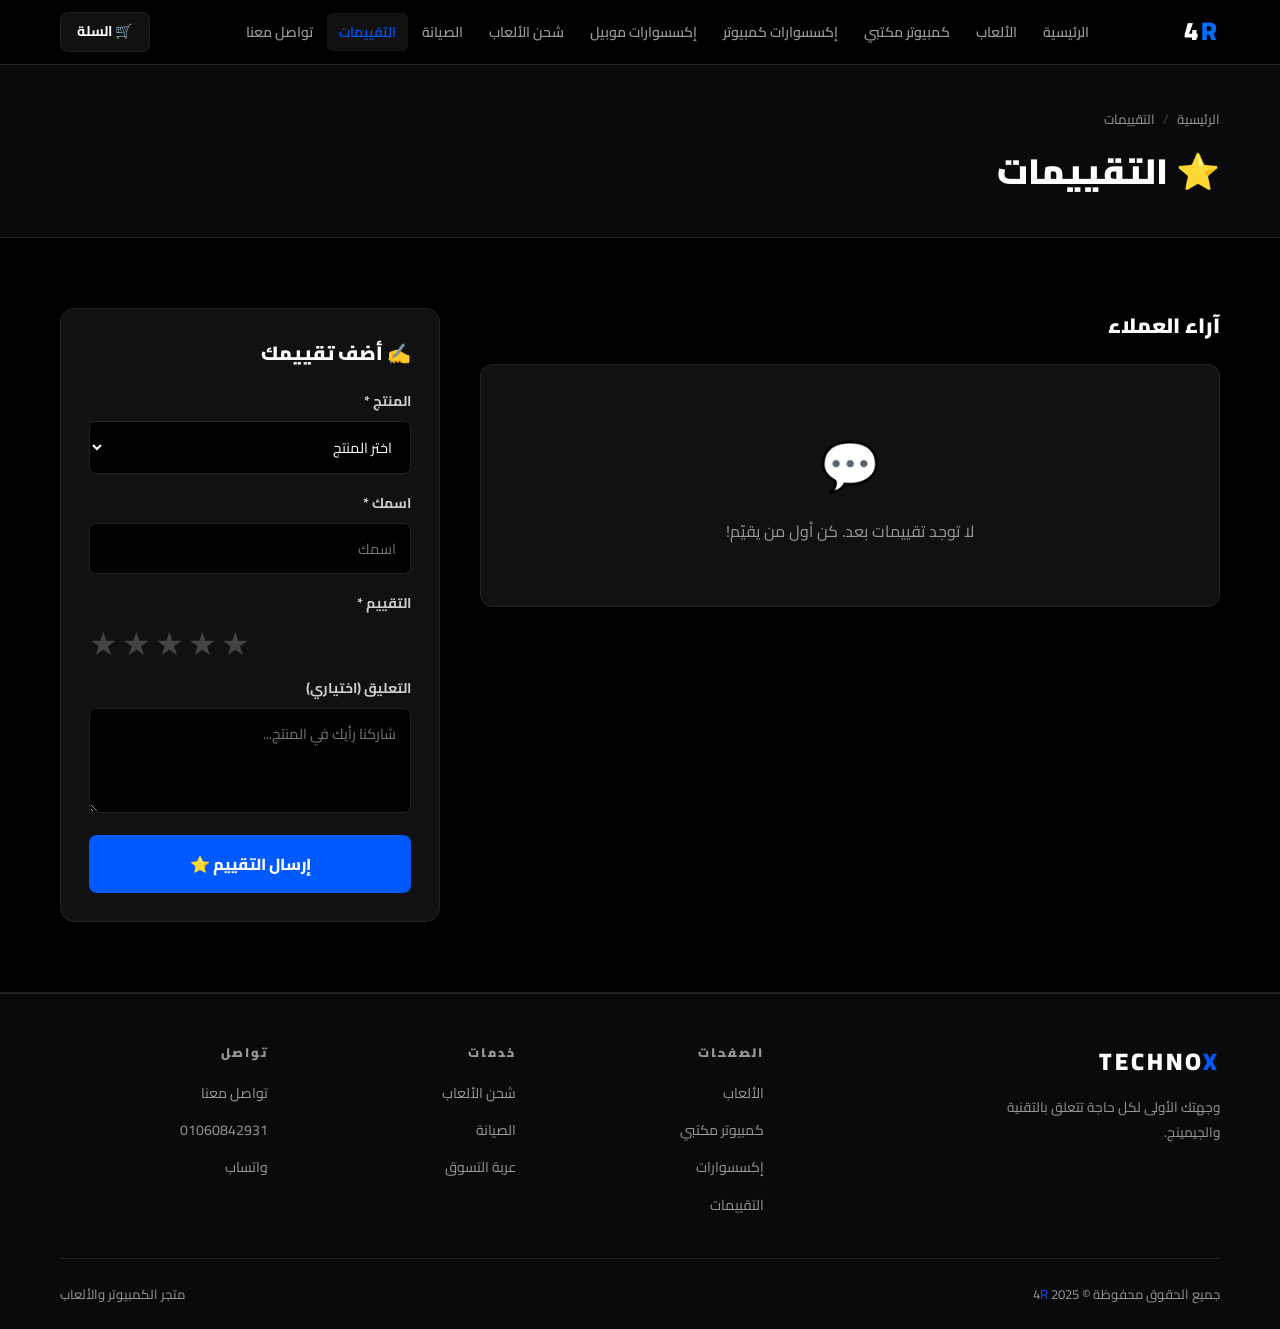
<file: reviews.html>
<!DOCTYPE html>
<html lang="ar" dir="rtl">
<head>
  <meta charset="UTF-8" />
  <meta name="viewport" content="width=device-width, initial-scale=1.0" />
  <title>4R | التقييمات</title>
  <link href="https://fonts.googleapis.com/css2?family=Cairo:wght@400;600;700;900&display=swap" rel="stylesheet" />
  <link rel="stylesheet" href="css/style.css" />
</head>
<body>

<nav class="navbar">
  <div class="container nav-inner">
    <a href="index.html" class="logo">4<span class="x">R</span></a>
    <ul class="nav-links">
      <li><a href="index.html">الرئيسية</a></li>
      <li><a href="games.html">الألعاب</a></li>
      <li><a href="desktops.html">كمبيوتر مكتبي</a></li>
      <li><a href="accessories.html" >إكسسوارات كمبيوتر</a></li>
      <li><a href="mobile.html" >إكسسوارات موبيل</a></li>
      <li><a href="game-topup.html">شحن الألعاب</a></li>
      <li><a href="services.html">الصيانة</a></li>
      <li><a href="reviews.html" class="active">التقييمات</a></li>
      <li><a href="contact.html">تواصل معنا</a></li>
    </ul>
    <div class="nav-right">
      <a href="cart.html" class="nav-cart">🛒 السلة<span class="cart-badge">0</span></a>
      <button class="hamburger-btn" id="hamburgerBtn" aria-label="فتح القائمة">
        <span></span><span></span><span></span>
      </button>
    </div>
  </div>
</nav>

<div class="mobile-menu" id="mobileMenu">
  <ul>
    <li><a href="index.html">الرئيسية</a></li>
    <li><a href="games.html">الألعاب</a></li>
    <li><a href="desktops.html">كمبيوتر مكتبي</a></li>
    <li><a href="accessories.html" >إكسسوارات كمبيوتر</a></li>
      <li><a href="mobile.html" >إكسسوارات موبيل</a></li>
    <li><a href="game-topup.html">شحن الألعاب</a></li>
    <li><a href="services.html">الصيانة</a></li>
    <li><a href="reviews.html" class="active">التقييمات</a></li>
    <li><a href="contact.html">تواصل معنا</a></li>
    <li><a href="cart.html">🛒 السلة</a></li>
  </ul>
  <div class="mobile-menu-footer">
    <a href="https://wa.me/201060842931" target="_blank" rel="noreferrer">💬 واتساب: 01060842931</a>
  </div>
</div>

<main>
  <div class="page-header">
    <div class="container">
      <div class="breadcrumb"><a href="index.html">الرئيسية</a><span class="sep">/</span><span>التقييمات</span></div>
      <h1 class="page-title">⭐ التقييمات</h1>
    </div>
  </div>

  <section class="section">
    <div class="container">
      <div class="reviews-layout">

        <div>
          <h2 style="font-size:1.3rem;font-weight:900;margin-bottom:20px;">آراء العملاء</h2>
          <div id="reviewsList">
            <div style="text-align:center;padding:60px 20px;background:var(--card);border:1px solid var(--border);border-radius:12px;">
              <div style="font-size:3rem;margin-bottom:12px;">💬</div>
              <p style="color:var(--gray);">جارٍ التحميل...</p>
            </div>
          </div>
        </div>


        <div class="reviews-form-sticky" style="position:sticky;top:80px;">
          <div style="background:var(--card);border:1px solid var(--border);border-radius:14px;padding:28px;">
            <h3 style="font-size:1.2rem;font-weight:900;margin-bottom:20px;">✍️ أضف تقييمك</h3>
            <form id="reviewPageForm">
              <div class="form-group">
                <label>المنتج *</label>
                <select id="fpid" required>
                  <option value="">اختر المنتج</option>
                  <optgroup label="الألعاب">
                    <option value="gta5">GTA V</option>
                    <option value="tsushima">Ghost of Tsushima</option>
                    <option value="ragnarok">God of War Ragnarok</option>
                    <option value="wolong">Wo Long</option>
                    <option value="fifa22">FIFA 22</option>
                    <option value="sekiro">Sekiro-Shadows Die Twice</option>
                    <option value="daysgone">DAYS GONE</option>
                    <option value="mafia3">MAFIA III</option>
                    <option value="maxpayne3">Max Payne 3</option>
                    <option value="hks">Hollow Knight Silksong</option>
                    <option value="grw">Tom Clancy's Ghost Recon - Wildlands</option>
                    <option value="hitman3">HITMAN 3</option>
                    <option value="awayout">A Way Out</option>
                    <option value="alanwake">Alan Wake Remastered</option>
                    <option value="assassinscreedodyssey">Assassin's Creed - Odyssey</option>
                    <option value="assassinscreedbrotherhood">Assassin's Creed Brotherhood</option>
                    <option value="assassinscreediv">Assassin's Creed IV Black Flag</option>
                    <option value="assassinscreedliberation">Assassin's Creed Liberation HD</option>
                    <option value="assassinscreedrogue">Assassin's Creed Rogue</option>
                    <option value="battlefieldv">Battlefield V</option>
                    <option value="ben10powertrip">Ben 10 PowerTrip</option>
                    <option value="callofduty_mw2">Call of Duty - Modern Warfare II</option>
                  </optgroup>
                  <optgroup label="إكسسوارات">
                    <option value="gigamax-headphone">Gigamax Gaming Headphone (2 Socket)</option>
                    <option value="gigamax-headphone-1socket">Gigamax Gaming Headphone (1 Socket)</option>
                    <option value="a43">A43 Stereo Gaming Headset</option>
                    <option value="zero-zr180">Zero ZR-180 Wired Mouse</option>
                    <option value="wireless-rgb-mouse">Wireless RGB Gaming Mouse</option>
                    <option value="gigamax-gm6">GIGAMAX plus Wired GM-6</option>
                    <option value="zero-rgb">Keyboard ZERO RGB LED ZR-2030</option>
                    <option value="zero-ctrl">ZERO Wireless Controller Ps3</option>
                    <option value="doubleshock-ctrl">Doubleshock PlayStation 4 Controller</option>
                  </optgroup>
                  <optgroup label="كمبيوتر مكتبي">
                    <option value="pc-hdd-500gb">HDD 500 GB</option>
                    <option value="ram-4gb-ddr3">RAM 4GB DDR3</option>
                    <option value="gpu-gtx-750ti">GPU GTX Nvidia 750 TI 2 GB</option>
                    <option value="ssd-128gb">SSD 128 GB</option>
                    <option value="monitor-hp-elite">HP EliteDisplay E202 20 Inch Monitor</option>
                  </optgroup>
                </select>
              </div>
              <div class="form-group">
                <label>اسمك *</label>
                <input type="text" id="fauthor" placeholder="اسمك" required />
              </div>
              <div class="form-group">
                <label>التقييم *</label>
                <div id="formStars" style="display:flex;gap:4px;direction:ltr;margin-top:4px;"></div>
              </div>
              <div class="form-group">
                <label>التعليق (اختياري)</label>
                <textarea id="fcomment" placeholder="شاركنا رأيك في المنتج..." rows="3"></textarea>
              </div>
              <div id="formMsg" style="display:none;background:#0a2a0a;border:1px solid #1a4a1a;color:#4caf50;border-radius:8px;padding:12px;text-align:center;font-weight:700;margin-bottom:14px;">
                🎉 شكراً على تقييمك! تمت الإضافة.
              </div>
              <button type="submit" class="form-submit">إرسال التقييم ⭐</button>
            </form>
          </div>
        </div>

      </div>
    </div>
  </section>
</main>

<footer>
  <div class="container">
    <div class="footer-grid">
      <div>
        <div class="footer-logo">TECHNO<span class="x">X</span></div>
        <p class="footer-desc">وجهتك الأولى لكل حاجة تتعلق بالتقنية والجيمينج.</p>
      </div>
      <div>
        <div class="footer-heading">الصفحات</div>
        <ul class="footer-links">
          <li><a href="games.html">الألعاب</a></li>
          <li><a href="desktops.html">كمبيوتر مكتبي</a></li>
          <li><a href="accessories.html">إكسسوارات</a></li>
          <li><a href="reviews.html">التقييمات</a></li>
        </ul>
      </div>
      <div>
        <div class="footer-heading">خدمات</div>
        <ul class="footer-links">
          <li><a href="game-topup.html">شحن الألعاب</a></li>
          <li><a href="services.html">الصيانة</a></li>
          <li><a href="cart.html">عربة التسوق</a></li>
        </ul>
      </div>
      <div>
        <div class="footer-heading">تواصل</div>
        <ul class="footer-links">
          <li><a href="contact.html">تواصل معنا</a></li>
          <li><a href="tel:01060842931">01060842931</a></li>
          <li><a href="https://wa.me/201060842931">واتساب</a></li>
        </ul>
      </div>
    </div>
    <div class="footer-bottom">
      <span>جميع الحقوق محفوظة &copy; 2025 4<span class="x">R</span></span>
      <span>متجر الكمبيوتر والألعاب</span>
    </div>
  </div>
</footer>

<script src="js/cart.js"></script>
<script src="js/ratings.js"></script>
</body>
</html>
</file>
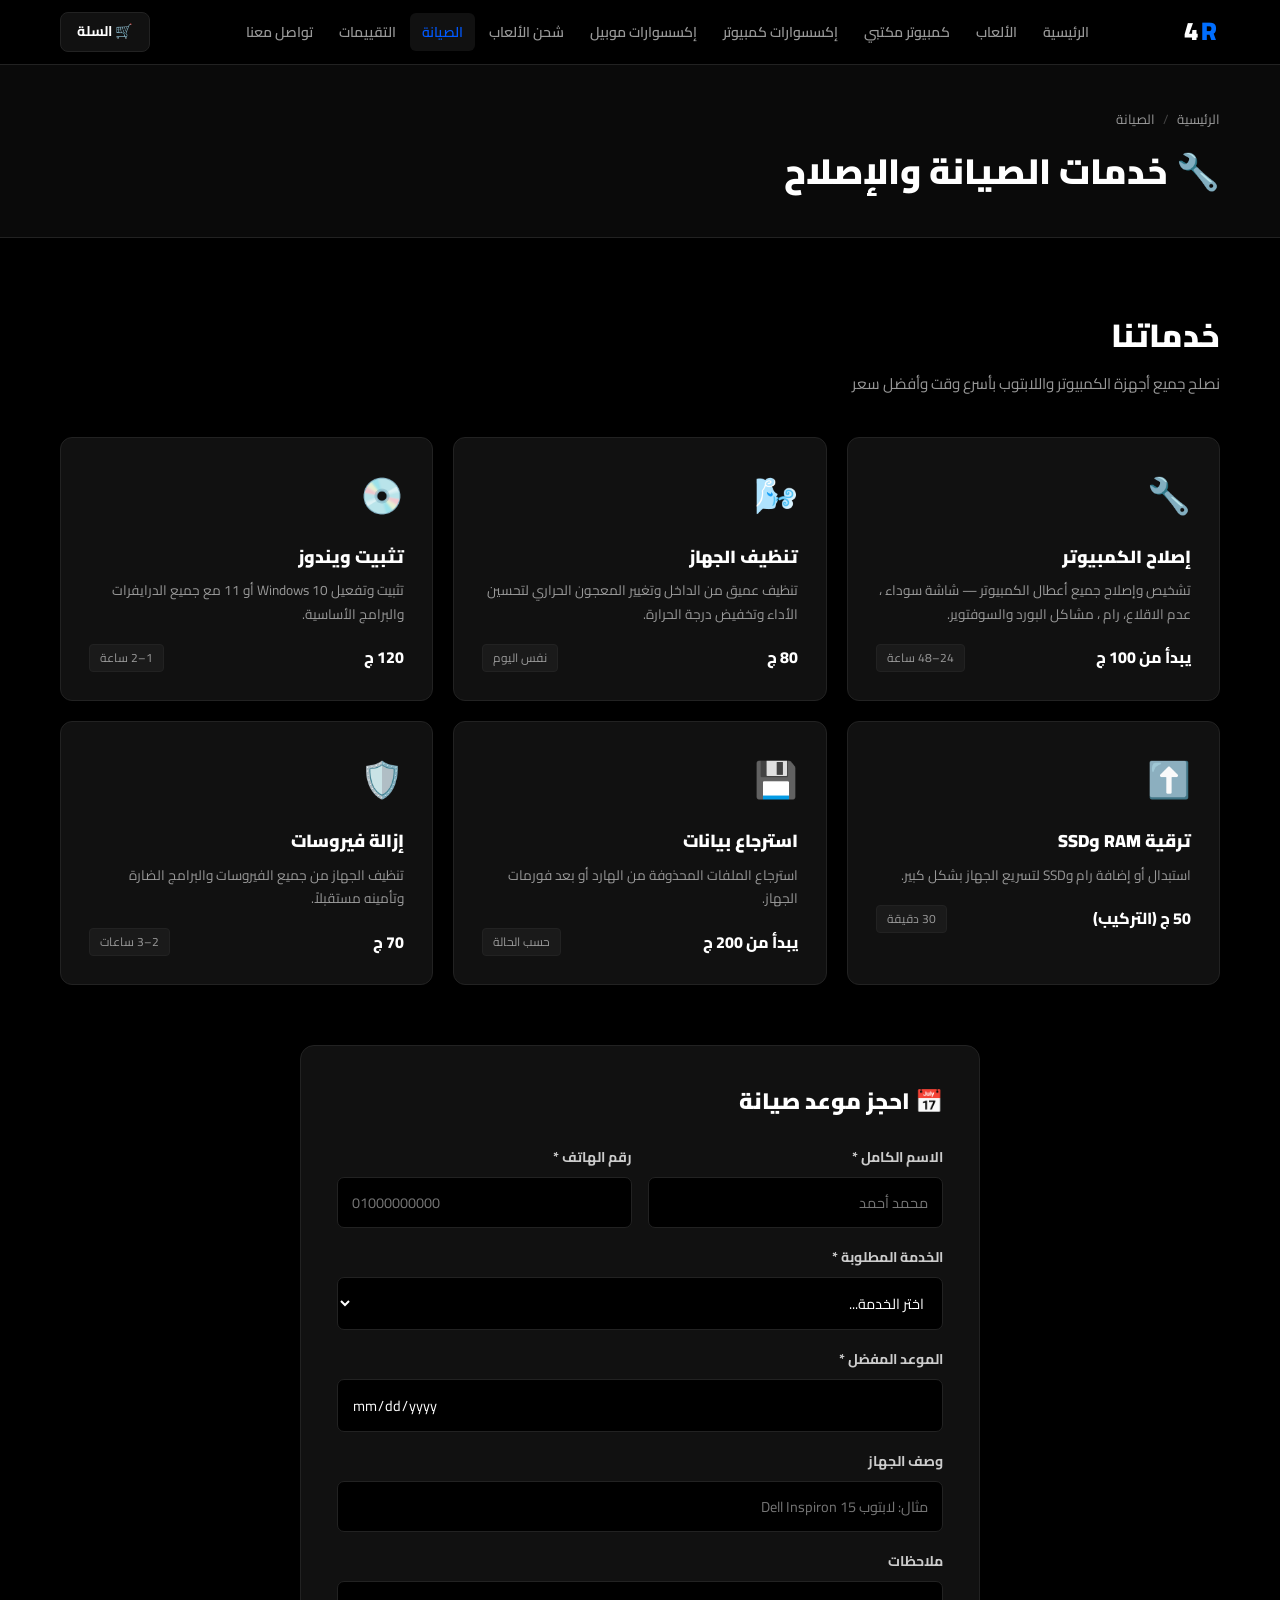
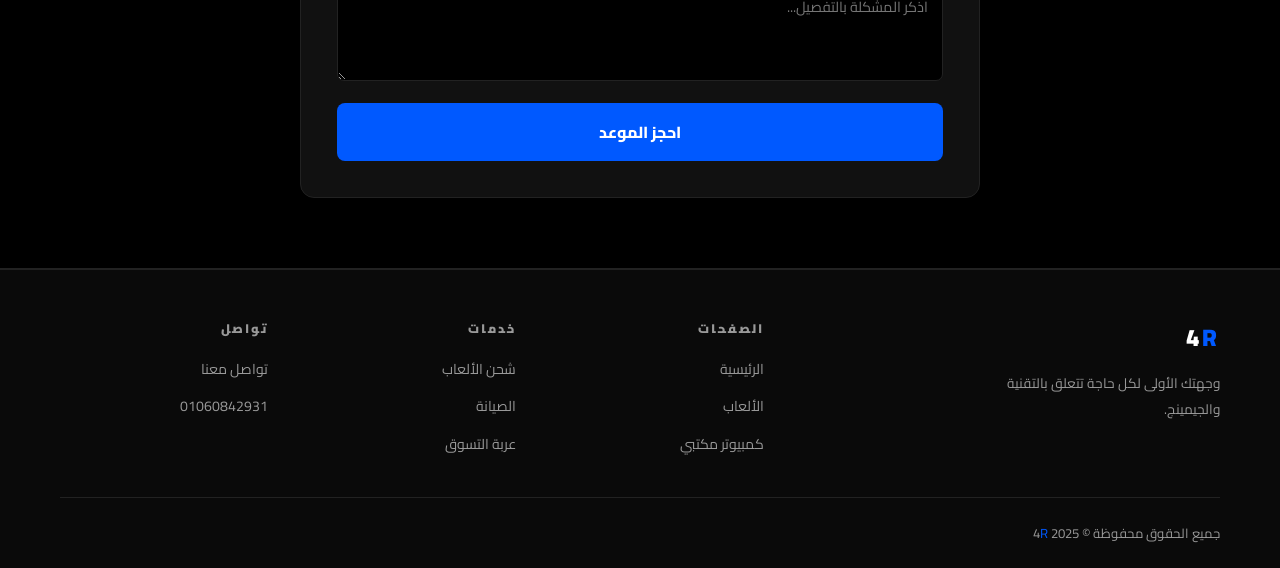
<file: services.html>
<!DOCTYPE html>
<html lang="ar" dir="rtl">
<head>
  <meta charset="UTF-8" />
  <meta name="viewport" content="width=device-width, initial-scale=1.0" />
  <title>4R | الصيانة</title>
  <link href="https://fonts.googleapis.com/css2?family=Cairo:wght@400;600;700;900&display=swap" rel="stylesheet" />
  <link rel="stylesheet" href="css/style.css" />
</head>
<body>

<nav class="navbar">
  <div class="container nav-inner">
    <a href="index.html" class="logo">4<span class="x">R</span></a>
    <ul class="nav-links">
      <li><a href="index.html">الرئيسية</a></li>
      <li><a href="games.html">الألعاب</a></li>
      <li><a href="desktops.html">كمبيوتر مكتبي</a></li>
      <li><a href="accessories.html" >إكسسوارات كمبيوتر</a></li>
      <li><a href="mobile.html" >إكسسوارات موبيل</a></li>
      <li><a href="game-topup.html">شحن الألعاب</a></li>
      <li><a href="services.html" class="active">الصيانة</a></li>
      <li><a href="reviews.html">التقييمات</a></li>
      <li><a href="contact.html">تواصل معنا</a></li>
    </ul>
    <div class="nav-right">
      <a href="cart.html" class="nav-cart">🛒 السلة<span class="cart-badge">0</span></a>
      <button class="hamburger-btn" id="hamburgerBtn" aria-label="فتح القائمة">
        <span></span><span></span><span></span>
      </button>
    </div>
  </div>
</nav>

<div class="mobile-menu" id="mobileMenu">
  <ul>
    <li><a href="index.html">الرئيسية</a></li>
    <li><a href="games.html">الألعاب</a></li>
    <li><a href="desktops.html">كمبيوتر مكتبي</a></li>
    <li><a href="accessories.html" >إكسسوارات كمبيوتر</a></li>
      <li><a href="mobile.html" >إكسسوارات موبيل</a></li>
    <li><a href="game-topup.html">شحن الألعاب</a></li>
    <li><a href="services.html" class="active">الصيانة</a></li>
    <li><a href="reviews.html">التقييمات</a></li>
    <li><a href="contact.html">تواصل معنا</a></li>
    <li><a href="cart.html">🛒 السلة</a></li>
  </ul>
  <div class="mobile-menu-footer">
    <a href="https://wa.me/201060842931" target="_blank" rel="noreferrer">💬 واتساب: 01060842931</a>
  </div>
</div>

<main>
  <div class="page-header">
    <div class="container">
      <div class="breadcrumb"><a href="index.html">الرئيسية</a><span class="sep">/</span><span>الصيانة</span></div>
      <h1 class="page-title">🔧 خدمات الصيانة والإصلاح</h1>
    </div>
  </div>

  <section class="section">
    <div class="container">
      <h2 class="section-title">خدماتنا</h2>
      <p class="section-sub">نصلح جميع أجهزة الكمبيوتر واللابتوب بأسرع وقت وأفضل سعر</p>

      <div class="services-grid">
        <div class="service-card">
          <div class="service-icon">🔧</div>
          <div class="service-name">إصلاح الكمبيوتر</div>
          <div class="service-desc">تشخيص وإصلاح جميع أعطال الكمبيوتر — شاشة سوداء ، عدم الاقلاع، رام ، مشاكل البورد والسوفتوير.</div>
          <div class="service-meta"><span class="service-price">يبدأ من 100 ج</span><span class="service-dur">24–48 ساعة</span></div>
        </div>
        <div class="service-card">
          <div class="service-icon">🌬️</div>
          <div class="service-name">تنظيف الجهاز</div>
          <div class="service-desc">تنظيف عميق من الداخل وتغيير المعجون الحراري لتحسين الأداء وتخفيض درجة الحرارة.</div>
          <div class="service-meta"><span class="service-price">80 ج</span><span class="service-dur">نفس اليوم</span></div>
        </div>
        <div class="service-card">
          <div class="service-icon">💿</div>
          <div class="service-name">تثبيت ويندوز</div>
          <div class="service-desc">تثبيت وتفعيل Windows 10 أو 11 مع جميع الدرايفرات والبرامج الأساسية.</div>
          <div class="service-meta"><span class="service-price">120 ج</span><span class="service-dur">1–2 ساعة</span></div>
        </div>
        <div class="service-card">
          <div class="service-icon">⬆️</div>
          <div class="service-name">ترقية RAM وSSD</div>
          <div class="service-desc">استبدال أو إضافة رام وSSD لتسريع الجهاز بشكل كبير.</div>
          <div class="service-meta"><span class="service-price">50 ج (التركيب)</span><span class="service-dur">30 دقيقة</span></div>
        </div>
        <div class="service-card">
          <div class="service-icon">💾</div>
          <div class="service-name">استرجاع بيانات</div>
          <div class="service-desc">استرجاع الملفات المحذوفة من الهارد أو بعد فورمات الجهاز.</div>
          <div class="service-meta"><span class="service-price">يبدأ من 200 ج</span><span class="service-dur">حسب الحالة</span></div>
        </div>
        <div class="service-card">
          <div class="service-icon">🛡️</div>
          <div class="service-name">إزالة فيروسات</div>
          <div class="service-desc">تنظيف الجهاز من جميع الفيروسات والبرامج الضارة وتأمينه مستقبلاً.</div>
          <div class="service-meta"><span class="service-price">70 ج</span><span class="service-dur">2–3 ساعات</span></div>
        </div>
      </div>


      <div class="form-box" style="margin-top:60px">
        <h3>📅 احجز موعد صيانة</h3>
        <form id="orderForm" onsubmit="submitBooking(event)">
          <div class="form-row">
            <div class="form-group">
              <label>الاسم الكامل *</label>
              <input type="text" id="bName" placeholder="محمد أحمد" required />
            </div>
            <div class="form-group">
              <label>رقم الهاتف *</label>
              <input type="tel" id="bPhone" placeholder="01000000000" required />
            </div>
          </div>
          <div class="form-group">
            <label>الخدمة المطلوبة *</label>
            <select id="bService" required>
              <option value="">اختر الخدمة...</option>
              <option>إصلاح الكمبيوتر</option>
              <option>تنظيف الجهاز</option>
              <option>تثبيت ويندوز</option>
              <option>ترقية RAM وSSD</option>
              <option>استرجاع بيانات</option>
              <option>إزالة فيروسات</option>
            </select>
          </div>
          <div class="form-group">
            <label>الموعد المفضل *</label>
            <input type="date" id="bDate" required />
          </div>
          <div class="form-group">
            <label>وصف الجهاز</label>
            <input type="text" id="bDevice" placeholder="مثال: لابتوب Dell Inspiron 15" />
          </div>
          <div class="form-group">
            <label>ملاحظات</label>
            <textarea id="bNotes" placeholder="اذكر المشكلة بالتفصيل..."></textarea>
          </div>
          <button type="submit" class="form-submit" id="bookingBtn">احجز الموعد</button>
        </form>
      </div>
    </div>
  </section>
</main>

<footer>
  <div class="container">
    <div class="footer-grid">
      <div><div class="footer-logo">4<span class="x">R</span></div><p class="footer-desc">وجهتك الأولى لكل حاجة تتعلق بالتقنية والجيمينج.</p></div>
      <div><div class="footer-heading">الصفحات</div><ul class="footer-links"><li><a href="index.html">الرئيسية</a></li><li><a href="games.html">الألعاب</a></li><li><a href="desktops.html">كمبيوتر مكتبي</a></li></ul></div>
      <div><div class="footer-heading">خدمات</div><ul class="footer-links"><li><a href="game-topup.html">شحن الألعاب</a></li><li><a href="services.html">الصيانة</a></li><li><a href="cart.html">عربة التسوق</a></li></ul></div>
      <div><div class="footer-heading">تواصل</div><ul class="footer-links"><li><a href="contact.html">تواصل معنا</a></li><li><a href="tel:01060842931">01060842931</a></li></ul></div>
    </div>
    <div class="footer-bottom"><span>جميع الحقوق محفوظة &copy; 2025 4<span class="x">R</span></span></div>
  </div>
</footer>

<script src="js/cart.js"></script>
<script>
const SCRIPT_URL = "https://script.google.com/macros/s/AKfycbweLIVS6L2gKUd2yrqDHpmwQstAdnevsQVxWg5LhEVjzdi9r4X7h1ijShIEXJjV6QlJVw/exec";

function submitBooking(e) {
  e.preventDefault();

  const name    = document.getElementById('bName').value.trim();
  const phone   = document.getElementById('bPhone').value.trim();
  const service = document.getElementById('bService').value;
  const date    = document.getElementById('bDate').value;
  const device  = document.getElementById('bDevice').value.trim();
  const notes   = document.getElementById('bNotes').value.trim();

  if (!service) { alert('❌ الرجاء اختيار الخدمة المطلوبة'); return; }

  const formattedDate = new Date(date).toLocaleDateString('ar-EG', {
    weekday:'long', year:'numeric', month:'long', day:'numeric'
  });

  const btn = document.getElementById('bookingBtn');
  btn.disabled = true;
  btn.innerText = 'جاري الإرسال...';

  /* ── WhatsApp ── */
  const waMsg =
    `🔧 *حجز صيانة — 4R*\n━━━━━━━━━━━━\n` +
    `👤 ${name}\n📞 ${phone}\n🛠️ ${service}\n📅 ${formattedDate}\n` +
    `${device ? '💻 ' + device + '\n' : ''}${notes ? '📝 ' + notes : ''}`;
  window.open('https://wa.me/201060842931?text=' + encodeURIComponent(waMsg), '_blank');

  /* ── Google Sheet (FormData) ── */
  const formData = new FormData();
  formData.append("phone",   phone);
  formData.append("pubg_id", name);
  formData.append("package", service + ' | ' + formattedDate + (device ? ' | ' + device : '') + (notes ? ' | ' + notes : ''));
  formData.append("game",    "حجز صيانة — TechnoX");

  fetch(SCRIPT_URL, { method: "POST", body: formData })
    .then(() => { window.location.href = "thanks.html"; })
    .catch(err => {
      console.error(err);
      window.location.href = "thanks.html";
    });
}
</script>
<script src="js/ratings.js"></script>
</body>
</html>
</file>
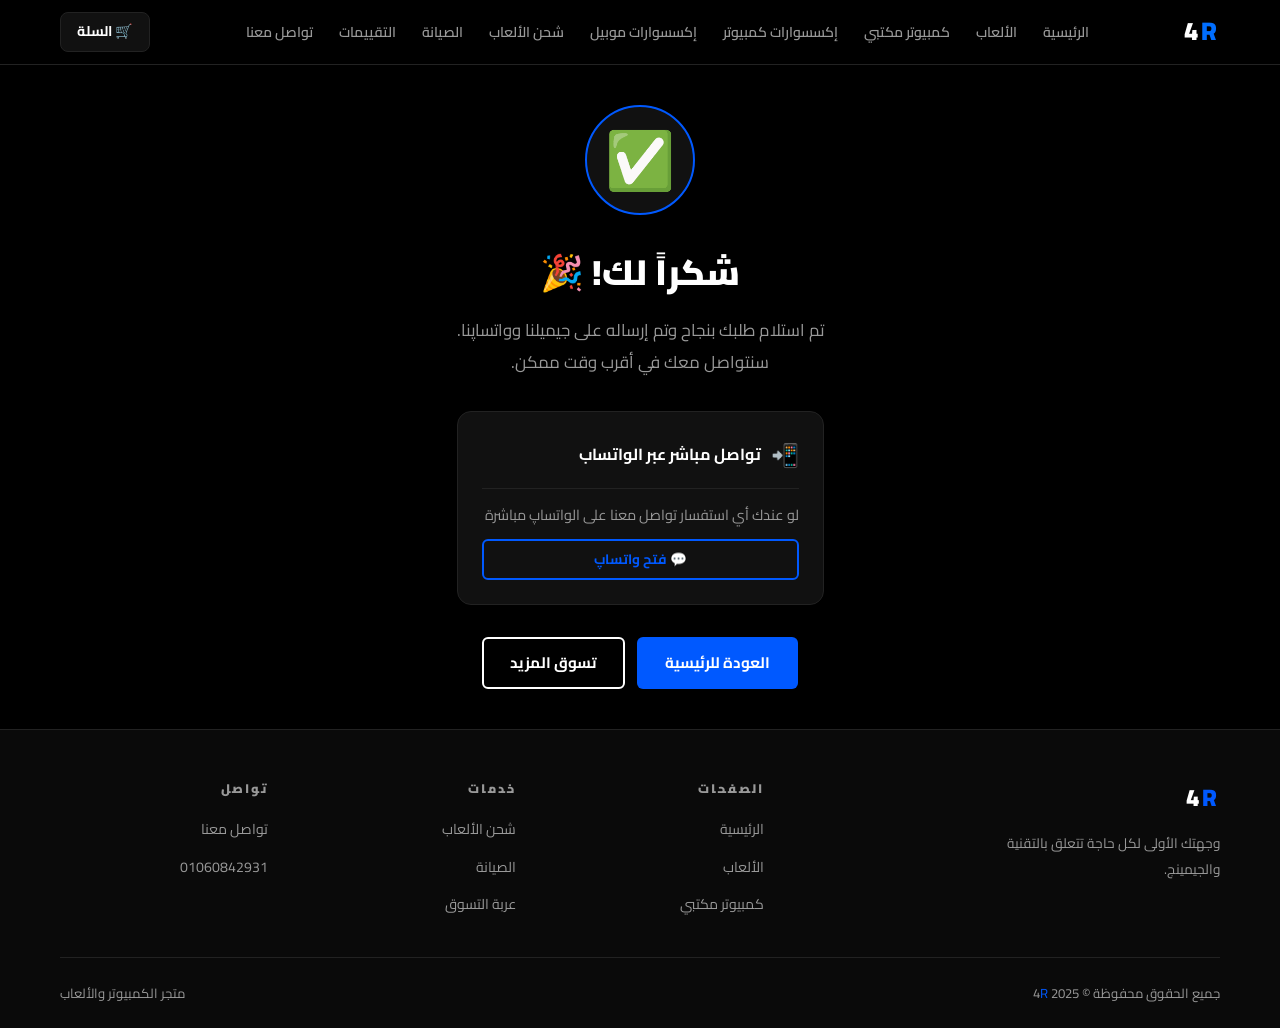
<file: thanks.html>
<!DOCTYPE html>
<html lang="ar" dir="rtl">
<head>
  <meta charset="UTF-8" />
  <meta name="viewport" content="width=device-width, initial-scale=1.0" />
  <title>4R | تم الإرسال</title>
  <link href="https://fonts.googleapis.com/css2?family=Cairo:wght@400;600;700;900&display=swap" rel="stylesheet" />
  <link rel="stylesheet" href="css/style.css" />
</head>
<body>

<nav class="navbar">
  <div class="container nav-inner">
    <a href="index.html" class="logo">4<span class="x">R</span></a>
    <ul class="nav-links">
      <li><a href="index.html">الرئيسية</a></li>
      <li><a href="games.html">الألعاب</a></li>
      <li><a href="desktops.html">كمبيوتر مكتبي</a></li>
      <li><a href="accessories.html" >إكسسوارات كمبيوتر</a></li>
      <li><a href="mobile.html" >إكسسوارات موبيل</a></li>
      <li><a href="game-topup.html">شحن الألعاب</a></li>
      <li><a href="services.html">الصيانة</a></li>
      <li><a href="reviews.html">التقييمات</a></li>
      <li><a href="contact.html">تواصل معنا</a></li>
    </ul>
    <div class="nav-right">
      <a href="cart.html" class="nav-cart">🛒 السلة<span class="cart-badge">0</span></a>
      <button class="hamburger-btn" id="hamburgerBtn" aria-label="فتح القائمة">
        <span></span><span></span><span></span>
      </button>
    </div>
  </div>
</nav>

<div class="mobile-menu" id="mobileMenu">
  <ul>
    <li><a href="index.html">الرئيسية</a></li>
    <li><a href="games.html">الألعاب</a></li>
    <li><a href="desktops.html">كمبيوتر مكتبي</a></li>
    <li><a href="accessories.html" >إكسسوارات كمبيوتر</a></li>
      <li><a href="mobile.html" >إكسسوارات موبيل</a></li>
    <li><a href="game-topup.html">شحن الألعاب</a></li>
    <li><a href="services.html">الصيانة</a></li>
    <li><a href="reviews.html">التقييمات</a></li>
    <li><a href="contact.html">تواصل معنا</a></li>
    <li><a href="cart.html">🛒 السلة</a></li>
  </ul>
  <div class="mobile-menu-footer">
    <a href="https://wa.me/201060842931" target="_blank" rel="noreferrer">💬 واتساب: 01060842931</a>
  </div>
</div>

<main>
  <div style="min-height:70vh;display:flex;align-items:center;justify-content:center;padding:40px 20px">
    <div style="text-align:center;max-width:500px">


      <div style="width:110px;height:110px;background:var(--card);border:2px solid var(--red);border-radius:50%;display:flex;align-items:center;justify-content:center;margin:0 auto 28px;font-size:3.5rem">
        ✅
      </div>

      <h1 style="font-size:2.2rem;font-weight:900;margin-bottom:12px">
        شكراً لك! 🎉
      </h1>
      <p style="color:var(--gray);font-size:1.05rem;line-height:1.9;margin-bottom:32px">
        تم استلام طلبك بنجاح وتم إرساله على جيميلنا وواتساپنا.<br/>
        سنتواصل معك في أقرب وقت ممكن.
      </p>


      <div style="background:var(--card);border:1px solid var(--border);border-radius:14px;padding:24px;margin-bottom:32px;text-align:right">
        <div style="display:flex;align-items:center;gap:10px;margin-bottom:14px;padding-bottom:14px;border-bottom:1px solid var(--border)">
          <span style="font-size:1.4rem">📲</span>
          <span style="font-weight:700">تواصل مباشر عبر الواتساب</span>
        </div>
        <p style="color:var(--gray);font-size:.9rem;margin-bottom:12px">لو عندك أي استفسار تواصل معنا على الواتساپ مباشرة</p>
        <a href="https://wa.me/201060842931" target="_blank" class="btn btn-ghost btn-sm" style="width:100%;justify-content:center">
          💬 فتح واتساپ
        </a>
      </div>

      <div style="display:flex;gap:12px;justify-content:center;flex-wrap:wrap">
        <a href="index.html" class="btn btn-red">العودة للرئيسية</a>
        <a href="games.html" class="btn btn-outline">تسوق المزيد</a>
      </div>

    </div>
  </div>
</main>

<footer>
  <div class="container">
    <div class="footer-grid">
      <div><div class="footer-logo">4<span class="x">R</span></div><p class="footer-desc">وجهتك الأولى لكل حاجة تتعلق بالتقنية والجيمينج.</p></div>
      <div><div class="footer-heading">الصفحات</div><ul class="footer-links"><li><a href="index.html">الرئيسية</a></li><li><a href="games.html">الألعاب</a></li><li><a href="desktops.html">كمبيوتر مكتبي</a></li></ul></div>
      <div><div class="footer-heading">خدمات</div><ul class="footer-links"><li><a href="game-topup.html">شحن الألعاب</a></li><li><a href="services.html">الصيانة</a></li><li><a href="cart.html">عربة التسوق</a></li></ul></div>
      <div><div class="footer-heading">تواصل</div><ul class="footer-links"><li><a href="contact.html">تواصل معنا</a></li><li><a href="tel:01060842931">01060842931</a></li></ul></div>
    </div>
    <div class="footer-bottom"><span>جميع الحقوق محفوظة &copy; 2025 4<span class="x">R</span></span><span>متجر الكمبيوتر والألعاب</span></div>
  </div>
</footer>

<script src="js/cart.js"></script>
<script src="js/ratings.js"></script>
</body>
</html>
</file>
<file: css/style.css>
/* =====================================================
   TechnoX — Shared Stylesheet
===================================================== */

*, *::before, *::after { box-sizing: border-box; margin: 0; padding: 0; }

:root {
  --black:     #000000;
  --dark:      #0a0a0a;
  --card:      #111111;
  --card2:     #161616;
  --border:    #222222;
  --white:     #ffffff;
  --gray:      #999999;
  --light:     #cccccc;
  --red:       #0059ff;
  --red-dark:  #0e0f0f;
  --red-hover: #1a98ff;
}

.hero-visual {
  position: relative;
  width: 100%;
}

.hero-slider {
  position: relative;
  width: 100%;
  height: 350px;
  overflow: hidden;
  border-radius: 24px;
}

.hero-slide {
  position: absolute;
  inset: 0;
  display: block;
  opacity: 0;
  visibility: hidden;
  transition: opacity 0.5s ease;
}

.hero-slide.active {
  opacity: 1;
  visibility: visible;
  z-index: 2;
}

.hero-slide img {
  width: 100%;
  height: 100%;
  object-fit: cover;
  display: block;
}


.hero-prev,
.hero-next {
  position: absolute;
  top: 50%;
  transform: translateY(-50%);
  z-index: 5;

  width: 45px;
  height: 45px;

  border: none;
  border-radius: 50%;

  background: rgba(0, 0, 0, 0.65);
  color: white;

  font-size: 22px;
  cursor: pointer;

  display: flex;
  align-items: center;
  justify-content: center;

  transition: 0.3s;
}

.hero-prev:hover,
.hero-next:hover {
  background: #059df5;
}

.hero-prev {
  right: 15px;
}

.hero-next {
  left: 15px;
}


.hero-dots {
  position: absolute;
  bottom: 18px;
  left: 50%;
  transform: translateX(-50%);

  z-index: 5;

  display: flex;
  gap: 8px;
}

.hero-dot {
  width: 10px;
  height: 10px;

  border: none;
  border-radius: 50%;

  background: rgba(255, 255, 255, 0.5);
  cursor: pointer;

  transition: 0.3s;
}

.hero-dot.active {
  width: 25px;
  border-radius: 10px;
  background: #00aef3;
}


@media (max-width: 768px) {
  .hero-slider {
    height: 300px;
    border-radius: 18px;
  }

  .hero-prev,
  .hero-next {
    width: 38px;
    height: 38px;
    font-size: 18px;
  }
}

html { scroll-behavior: smooth; }

body {
  background: var(--black);
  color: var(--white);
  font-family: 'Cairo', sans-serif;
  font-size: 16px;
  line-height: 1.7;
  min-height: 100vh;
  display: flex;
  flex-direction: column;
}

a { color: inherit; text-decoration: none; transition: color .2s; }
ul { list-style: none; }
img { max-width: 100%; display: block; }
main { flex: 1; }

/* ── Layout ── */
.container   { max-width: 1200px; margin: 0 auto; padding: 0 20px; }
.section     { padding: 70px 0; border-bottom: 1px solid var(--border); }
.section-title { font-size: 2rem; font-weight: 900; margin-bottom: 8px; }
.section-sub   { color: var(--gray); font-size: .95rem; margin-bottom: 40px; }
.red  { color: var(--red); }
.gray { color: var(--gray); }

/* ── Buttons ── */
.btn {
  display: inline-flex; align-items: center; gap: 8px;
  padding: 11px 26px; border-radius: 6px;
  font-family: 'Cairo', sans-serif; font-size: .95rem; font-weight: 700;
  cursor: pointer; border: 2px solid transparent; transition: all .2s;
}
.btn-red     { background: var(--red); color: var(--white); }
.btn-red:hover { background: var(--red-hover); }
.btn-outline { background: transparent; color: var(--white); border-color: var(--white); }
.btn-outline:hover { background: var(--white); color: var(--black); }
.btn-ghost   { background: transparent; color: var(--red); border-color: var(--red); }
.btn-ghost:hover { background: var(--red-dark); }
.btn-sm      { padding: 7px 16px; font-size: .85rem; }
.btn-block   { width: 100%; justify-content: center; }

/* ══════════════════════════════
   NAVBAR
══════════════════════════════ */
.navbar {
  position: sticky; top: 0; z-index: 200;
  background: rgba(0,0,0,.97);
  border-bottom: 1px solid var(--border);
  backdrop-filter: blur(12px);
}
.nav-inner {
  display: flex; align-items: center;
  justify-content: space-between; height: 64px;
}
.logo { font-size: 1.6rem; font-weight: 900; letter-spacing: 3px; text-transform: uppercase; }
.logo .x { color:rgb(0, 110, 255) }

.nav-links { display: flex; gap: 2px; }
.nav-links a {
  color: var(--gray); font-weight: 600; font-size: .88rem;
  padding: 6px 12px; border-radius: 6px; transition: all .2s; white-space: nowrap;
}
.nav-links a:hover { color: var(--white); background: var(--card); }
.nav-links a.active { color: var(--red); background: var(--card); }

/* Cart icon */
.nav-cart {
  position: relative; display: flex; align-items: center; gap: 6px;
  background: var(--card); border: 1px solid var(--border);
  color: var(--white); padding: 7px 16px; border-radius: 8px;
  font-family: 'Cairo', sans-serif; font-weight: 700; font-size: .88rem;
  cursor: pointer; transition: border-color .2s; flex-shrink: 0;
}
.nav-cart:hover { border-color: var(--red); color: var(--red); }
.cart-badge {
  position: absolute; top: -8px; left: -8px;
  background: var(--red); color: var(--white);
  font-size: .65rem; font-weight: 900;
  width: 20px; height: 20px; border-radius: 50%;
  display: none; align-items: center; justify-content: center;
}
.nav-right { display: flex; align-items: center; gap: 10px; }

/* ══════════════════════════════
   HERO (index only)
══════════════════════════════ */
.hero {
  padding: 80px 0 60px;
  border-bottom: 1px solid var(--border);
  position: relative; overflow: hidden;
}
.hero::before {
  content: '';
  position: absolute; inset: 0;
  background: radial-gradient(ellipse 60% 80% at 80% 50%, rgba(224,0,0,.08) 0%, transparent 65%);
  pointer-events: none;
}
.hero-inner {
  display: flex; align-items: center;
  gap: 48px; position: relative;
}
.hero-content { flex: 1; min-width: 0; }
.hero-visual {
  flex: 0 0 440px; max-width: 440px;
  border-radius: 16px; overflow: hidden;
  border: 1px solid var(--border);
  box-shadow: 0 0 60px rgba(224,0,0,.15);
  position: relative;
}
.hero-visual img {
  width: 100%; height: 280px;
  object-fit: cover; display: block;
}
.hero-visual::after {
  content: '';
  position: absolute; inset: 0;
  background: linear-gradient(135deg, rgba(224,0,0,.1) 0%, transparent 60%);
  pointer-events: none;
}
@media(max-width:900px){
  .hero-inner { flex-direction: column; }
  .hero-visual { flex: none; max-width: 100%; width: 100%; }
}
.hero-badge {
  display: inline-flex; align-items: center; gap: 8px;
  background: var(--red-dark); border: 1px solid var(--red);
  color: var(--red); font-size: .82rem; font-weight: 800;
  padding: 5px 14px; border-radius: 50px; margin-bottom: 24px;
}
.hero-title {
  font-size: 3.4rem; font-weight: 900; line-height: 1.15;
  margin-bottom: 20px; letter-spacing: -1px;
}
.hero-desc {
  color: var(--light); font-size: 1.05rem;
  margin-bottom: 32px; max-width: 500px;
}
.hero-btns { display: flex; flex-wrap: wrap; gap: 12px; }
.hero-stats {
  display: flex; flex-wrap: wrap;
  margin-top: 52px; padding-top: 36px;
  border-top: 1px solid var(--border);
}
.stat { padding-left: 36px; margin-left: 36px; border-left: 1px solid var(--border); }
.stat:first-child { padding-left: 0; margin-left: 0; border-left: none; }
.stat-num   { font-size: 2.2rem; font-weight: 900; color: var(--red); line-height: 1; }
.stat-label { font-size: .78rem; color: var(--gray); margin-top: 4px; }

/* ══════════════════════════════
   PAGE HEADER (inner pages)
══════════════════════════════ */
.page-header {
  padding: 44px 0 36px;
  border-bottom: 1px solid var(--border);
  background: var(--dark);
}
.breadcrumb { display: flex; align-items: center; gap: 8px; font-size: .83rem; color: var(--gray); margin-bottom: 10px; }
.breadcrumb a:hover { color: var(--white); }
.breadcrumb .sep { color: #444; }
.page-title { font-size: 2.2rem; font-weight: 900; }
.page-header-row { display: flex; align-items: flex-end; justify-content: space-between; flex-wrap: wrap; gap: 12px; }

/* ══════════════════════════════
   CATEGORIES GRID (index)
══════════════════════════════ */
.cat-grid {
  display: grid;
  grid-template-columns: repeat(3, 1fr);
  gap: 16px;
}
.cat-card {
  background: var(--card); border: 1px solid var(--border);
  border-radius: 12px; padding: 24px 12px; text-align: center;
  display: flex; flex-direction: column; align-items: center; gap: 10px;
  transition: border-color .2s, transform .2s, background .2s;
}
.cat-card:hover { border-color: var(--red); transform: translateY(-3px); background: var(--card2); }
.cat-icon  { font-size: 2.2rem; }
.cat-name  { font-weight: 800; font-size: .9rem; }
.cat-count { font-size: .75rem; color: var(--gray); }

/* ══════════════════════════════
   PRODUCTS GRID
══════════════════════════════ */
.products-grid {
  display: grid;
  grid-template-columns: repeat(auto-fill, minmax(240px, 1fr));
  gap: 20px;
}
.product-card {
  background: var(--card); border: 1px solid var(--border);
  border-radius: 12px; overflow: hidden;
  display: flex; flex-direction: column;
  transition: border-color .2s, transform .2s;
}
.product-card:hover { border-color: #444; transform: translateY(-3px); }
.product-thumb {
  width: 100%; height: 180px;
  background: #131313; overflow: hidden;
  border-radius: 12px 12px 0 0;
}
.product-thumb img {
  width: 100%; height: 100%;
  object-fit: cover; display: block;
  transition: transform .35s ease;
}
.product-card:hover .product-thumb img { transform: scale(1.07); }
.product-body  { padding: 16px; display: flex; flex-direction: column; flex: 1; gap: 6px; }
.product-brand { font-size: .72rem; color: var(--gray); text-transform: uppercase; letter-spacing: 1px; }
.product-name  { font-weight: 800; font-size: .95rem; line-height: 1.4; }
.product-specs { font-size: .8rem; color: var(--gray); line-height: 1.6; flex: 1; }
.product-footer {
  display: flex; align-items: center; justify-content: space-between;
  margin-top: 12px; padding-top: 12px; border-top: 1px solid var(--border);
  gap: 8px;
}
.product-price { font-size: 1.1rem; font-weight: 900; }
.product-old   { font-size: .75rem; color: var(--gray); text-decoration: line-through; }
.badge { display: inline-block; font-size: .7rem; font-weight: 700; padding: 3px 10px; border-radius: 50px; }
.badge-in  { background:#0a2a0a; color:#4caf50; border:1px solid #1a4a1a; }
.badge-out { background:#2a0a0a; color:#f44336; border:1px solid #4a1a1a; }
.btn-add {
  background: var(--red); color: var(--white); border: none;
  padding: 8px 14px; border-radius: 6px;
  font-family: 'Cairo', sans-serif; font-weight: 700; font-size: .82rem;
  cursor: pointer; white-space: nowrap; transition: background .2s; flex-shrink: 0;
}
.btn-add:hover { background: var(--red-hover); }

/* ══════════════════════════════
   GAME TOP-UP
══════════════════════════════ */
.topup-grid { display: grid; grid-template-columns: repeat(auto-fill, minmax(230px, 1fr)); gap: 20px; }
.topup-card {
  background: var(--card); border: 1px solid var(--border);
  border-radius: 12px; padding: 26px 20px;
  display: flex; flex-direction: column; gap: 14px;
  transition: border-color .2s, transform .2s;
}
.topup-card:hover { border-color: var(--red); transform: translateY(-3px); }
.topup-logo { font-size: 2.6rem; line-height: 1; }
.topup-name { font-size: 1.1rem; font-weight: 900; }
.topup-desc { font-size: .83rem; color: var(--gray); flex: 1; }
.topup-chips { display: flex; flex-wrap: wrap; gap: 8px; }
.chip {
  background: #1a1a1a; border: 1px solid var(--border);
  border-radius: 6px; padding: 4px 12px;
  font-size: .8rem; font-weight: 700; cursor: pointer;
  transition: all .2s;
}
.chip:hover { border-color: var(--red); background: var(--red-dark); color: var(--red); }

/* ══════════════════════════════
   SERVICES
══════════════════════════════ */
.services-grid { display: grid; grid-template-columns: repeat(auto-fill, minmax(280px, 1fr)); gap: 20px; }
.service-card {
  background: var(--card); border: 1px solid var(--border);
  border-radius: 12px; padding: 28px;
  transition: border-color .2s, transform .2s;
}
.service-card:hover { border-color: #444; transform: translateY(-2px); }
.service-icon  { font-size: 2.2rem; margin-bottom: 16px; }
.service-name  { font-size: 1.1rem; font-weight: 900; margin-bottom: 8px; }
.service-desc  { font-size: .85rem; color: var(--gray); margin-bottom: 18px; line-height: 1.7; }
.service-meta  { display: flex; align-items: center; justify-content: space-between; }
.service-price { font-weight: 800; }
.service-dur   {
  background: #1a1a1a; border: 1px solid var(--border);
  color: var(--gray); font-size: .75rem; padding: 3px 10px; border-radius: 4px;
}

/* ══════════════════════════════
   CART PAGE
══════════════════════════════ */
.cart-layout { display: grid; grid-template-columns: 1fr 340px; gap: 28px; align-items: start; }
@media(max-width:900px) { .cart-layout { grid-template-columns: 1fr; } }

.cart-items { display: flex; flex-direction: column; gap: 12px; }
.cart-item {
  background: var(--card); border: 1px solid var(--border);
  border-radius: 12px; padding: 18px 20px;
  display: flex; align-items: center; gap: 16px;
}
.cart-item-emoji { font-size: 2.8rem; flex-shrink: 0; width: 60px; text-align: center; }
.cart-item-info  { flex: 1; min-width: 0; }
.cart-item-name  { font-weight: 800; font-size: .95rem; margin-bottom: 4px; }
.cart-item-price { color: var(--gray); font-size: .85rem; }
.cart-item-ctrl  { display: flex; align-items: center; gap: 8px; flex-shrink: 0; }
.qty-btn {
  background: #1a1a1a; border: 1px solid var(--border);
  color: var(--white); width: 32px; height: 32px;
  border-radius: 6px; font-size: 1rem; font-weight: 700;
  cursor: pointer; display: flex; align-items: center; justify-content: center;
  transition: border-color .2s;
}
.qty-btn:hover { border-color: var(--red); }
.qty-num { font-weight: 800; min-width: 24px; text-align: center; }
.cart-item-total { font-weight: 900; font-size: 1rem; flex-shrink: 0; min-width: 70px; text-align: left; }
.btn-remove {
  background: none; border: none; color: var(--gray);
  cursor: pointer; font-size: 1.2rem; padding: 4px; transition: color .2s;
}
.btn-remove:hover { color: var(--red); }

.cart-empty {
  text-align: center; padding: 80px 20px;
  color: var(--gray);
}
.cart-empty .empty-icon { font-size: 5rem; margin-bottom: 20px; }
.cart-empty h2 { font-size: 1.5rem; font-weight: 800; color: var(--white); margin-bottom: 10px; }

.cart-summary {
  background: var(--card); border: 1px solid var(--border);
  border-radius: 14px; padding: 28px; position: sticky; top: 80px;
}
.summary-title { font-size: 1.2rem; font-weight: 900; margin-bottom: 20px; padding-bottom: 16px; border-bottom: 1px solid var(--border); }
.summary-row { display: flex; justify-content: space-between; margin-bottom: 12px; font-size: .9rem; }
.summary-row.total { font-weight: 900; font-size: 1.1rem; padding-top: 14px; border-top: 1px solid var(--border); margin-top: 14px; }
.summary-row.total .val { color: var(--red); }

/* Checkout form inside cart */
.checkout-divider { margin: 24px 0; border: none; border-top: 1px solid var(--border); }

/* ══════════════════════════════
   FORM
══════════════════════════════ */
.form-box {
  background: var(--card); border: 1px solid var(--border);
  border-radius: 14px; padding: 36px;
  max-width: 680px; margin: 0 auto;
}
.form-box h3 { font-size: 1.4rem; font-weight: 900; margin-bottom: 26px; }
.form-row   { display: grid; grid-template-columns: 1fr 1fr; gap: 16px; }
.form-group { display: flex; flex-direction: column; gap: 7px; margin-bottom: 18px; }
.form-group label { font-size: .88rem; font-weight: 700; color: var(--light); }
.form-group input,
.form-group select,
.form-group textarea {
  background: var(--black); border: 1px solid var(--border);
  border-radius: 7px; color: var(--white);
  padding: 11px 14px; font-family: 'Cairo', sans-serif; font-size: .9rem;
  outline: none; width: 100%; transition: border-color .2s;
}
.form-group input:focus,
.form-group select:focus,
.form-group textarea:focus { border-color: var(--red); }
.form-group select option { background: var(--black); }
.form-group textarea { resize: vertical; min-height: 100px; }
.form-submit {
  width: 100%; background: var(--red); color: var(--white); border: none;
  border-radius: 8px; padding: 14px;
  font-family: 'Cairo', sans-serif; font-size: 1rem; font-weight: 800;
  cursor: pointer; transition: background .2s; margin-top: 4px;
}
.form-submit:hover { background: var(--red-hover); }

/* ══════════════════════════════
   CONTACT
══════════════════════════════ */
.contact-grid { display: grid; grid-template-columns: repeat(auto-fit, minmax(240px, 1fr)); gap: 20px; }
.contact-card {
  background: var(--card); border: 1px solid var(--border);
  border-radius: 12px; padding: 26px;
  display: flex; align-items: flex-start; gap: 16px;
  transition: border-color .2s;
}
.contact-card:hover { border-color: var(--red); }
.contact-icon  { font-size: 1.8rem; flex-shrink: 0; }
.contact-label { font-size: .72rem; color: var(--gray); margin-bottom: 5px; text-transform: uppercase; letter-spacing: 1px; }
.contact-value { font-weight: 700; font-size: 1rem; }
.social-row    { display: flex; flex-wrap: wrap; gap: 12px; margin-top: 32px; }
.social-btn {
  display: inline-flex; align-items: center; gap: 8px;
  background: var(--card); border: 1px solid var(--border);
  color: var(--white); padding: 10px 22px; border-radius: 8px;
  font-family: 'Cairo', sans-serif; font-weight: 700; font-size: .9rem;
  cursor: pointer; transition: border-color .2s, color .2s;
}
.social-btn:hover { border-color: var(--red); color: var(--red); }

/* ══════════════════════════════
   PROMO BANNERS
══════════════════════════════ */
.banners { display: grid; grid-template-columns: 1fr 1fr; gap: 20px; }
.banner {
  border-radius: 14px; padding: 36px 30px;
  border: 1px solid var(--border); background: var(--card);
  transition: border-color .2s;
}
.banner:hover { border-color: var(--red); }
.banner-icon  { font-size: 2.6rem; margin-bottom: 16px; }
.banner-title { font-size: 1.2rem; font-weight: 900; margin-bottom: 8px; }
.banner-desc  { font-size: .85rem; color: var(--gray); margin-bottom: 20px; line-height: 1.7; }
.banner-link  { color: var(--red); font-weight: 700; font-size: .9rem; }
.banner-link:hover { text-decoration: underline; }

/* ══════════════════════════════
   TOAST NOTIFICATION
══════════════════════════════ */
.toast {
  position: fixed; bottom: 28px; left: 50%; transform: translateX(-50%) translateY(30px);
  background: var(--card); border: 1px solid var(--border);
  color: var(--white); padding: 12px 24px; border-radius: 10px;
  font-family: 'Cairo', sans-serif; font-weight: 700; font-size: .9rem;
  opacity: 0; transition: all .3s; z-index: 9999; white-space: nowrap;
  box-shadow: 0 8px 32px rgba(0,0,0,.6);
}
.toast.show { opacity: 1; transform: translateX(-50%) translateY(0); }

/* ══════════════════════════════
   FOOTER
══════════════════════════════ */
footer {
  background: var(--dark); border-top: 1px solid var(--border);
  padding: 48px 0 24px; margin-top: auto;
}
.footer-grid {
  display: grid; grid-template-columns: 2fr 1fr 1fr 1fr;
  gap: 40px; margin-bottom: 40px;
}
.footer-logo  { font-size: 1.5rem; font-weight: 900; letter-spacing: 3px; margin-bottom: 12px; }
.footer-logo .x { color: var(--red); }
.footer-desc  { font-size: .85rem; color: var(--gray); line-height: 1.9; max-width: 260px; }
.footer-heading { font-size: .78rem; font-weight: 900; text-transform: uppercase; letter-spacing: 2px; color: var(--gray); margin-bottom: 16px; }
.footer-links { display: flex; flex-direction: column; gap: 10px; }
.footer-links a { font-size: .88rem; color: var(--gray); }
.footer-links a:hover { color: var(--white); }
.footer-bottom {
  display: flex; align-items: center; justify-content: space-between;
  padding-top: 24px; border-top: 1px solid var(--border);
  font-size: .82rem; color: var(--gray); flex-wrap: wrap; gap: 8px;
}
.footer-bottom .x { color: var(--red); }

/* ══════════════════════════════
   RESPONSIVE
══════════════════════════════ */
@media(max-width:1024px) { .footer-grid { grid-template-columns: 1fr 1fr; } }
@media(max-width:768px) {
  .hero-title { font-size: 2.2rem; }
  .nav-links  { display: none; }
  .footer-grid { grid-template-columns: 1fr; }
  .form-row   { grid-template-columns: 1fr; }
  .banners    { grid-template-columns: 1fr; }
  .cat-grid   { grid-template-columns: repeat(2, 1fr); }
  .stat { padding-left: 20px; margin-left: 20px; }
}
@media(max-width:480px) {
  .hero-title { font-size: 1.8rem; }
  .section-title { font-size: 1.5rem; }
  .cat-grid { grid-template-columns: repeat(2, 1fr); }
}

/* ══════════════════════════════
   HAMBURGER BUTTON
══════════════════════════════ */
.hamburger-btn {
  display: none;
  flex-direction: column;
  gap: 5px;
  align-items: center;
  justify-content: center;
  width: 44px;
  height: 44px;
  background: var(--card);
  border: 1px solid var(--border);
  border-radius: 8px;
  cursor: pointer;
  flex-shrink: 0;
  padding: 0;
}
.hamburger-btn span {
  display: block;
  width: 22px;
  height: 2px;
  background: var(--white);
  border-radius: 2px;
  transition: all .25s;
}
.hamburger-btn.open span:nth-child(1) { transform: translateY(7px) rotate(45deg); background: var(--red); }
.hamburger-btn.open span:nth-child(2) { opacity: 0; }
.hamburger-btn.open span:nth-child(3) { transform: translateY(-7px) rotate(-45deg); background: var(--red); }

/* ══════════════════════════════
   MOBILE MENU OVERLAY
══════════════════════════════ */
.mobile-menu {
  display: none;
  position: fixed;
  top: 64px; left: 0; right: 0; bottom: 0;
  background: rgba(0,0,0,.97);
  backdrop-filter: blur(8px);
  z-index: 199;
  flex-direction: column;
  padding: 20px;
  overflow-y: auto;
}
.mobile-menu.open {
  display: flex;
  animation: mmSlideDown .2s ease-out;
}
@keyframes mmSlideDown {
  from { opacity: 0; transform: translateY(-8px); }
  to   { opacity: 1; transform: translateY(0); }
}
.mobile-menu > ul { display: flex; flex-direction: column; gap: 4px; }
.mobile-menu > ul li a {
  display: flex; align-items: center;
  padding: 14px 16px; border-radius: 10px;
  font-weight: 700; font-size: 1.05rem;
  color: var(--white); border-right: 3px solid transparent;
  transition: all .15s;
}
.mobile-menu > ul li a:hover,
.mobile-menu > ul li a.active {
  color: var(--red); background: var(--card); border-right-color: var(--red);
}
.mobile-menu-footer {
  margin-top: auto; padding-top: 24px; border-top: 1px solid var(--border);
}
.mobile-menu-footer a {
  display: flex; align-items: center; gap: 10px;
  background: #1a3a1a; border: 1px solid #2a5a2a;
  border-radius: 8px; padding: 12px 16px;
  color: #4caf50; font-weight: 700; font-size: .9rem;
}

/* ══════════════════════════════
   MOBILE NAV OVERRIDES
══════════════════════════════ */
@media(max-width:900px){
  .nav-links     { display: none !important; }
  .hamburger-btn { display: flex !important; }
  .nav-cart      { display: none !important; }
}

/* ══════════════════════════════
   CART PAGE — MOBILE FIXES
══════════════════════════════ */
@media(max-width:640px){
  .cart-item {
    flex-wrap: wrap;
    gap: 10px;
    padding: 14px 12px;
  }
  .cart-item-emoji { font-size: 2rem; width: 44px; }
  .cart-item-info  { flex: 1; min-width: 0; }
  .cart-item-name  { font-size: .88rem; }
  .cart-item-ctrl  { order: 3; }
  .cart-item-total { order: 4; min-width: auto; font-size: .95rem; text-align: right; }
  .btn-remove      { order: 5; }
  .cart-summary    { position: static !important; }
}

/* ══════════════════════════════
   REVIEWS PAGE — MOBILE FIXES
══════════════════════════════ */
.reviews-layout { display: grid; grid-template-columns: 1fr 380px; gap: 40px; align-items: start; }
@media(max-width:900px){
  .reviews-layout        { grid-template-columns: 1fr !important; }
  .reviews-form-sticky   { position: static !important; margin-top: 32px; }
}
</file>
